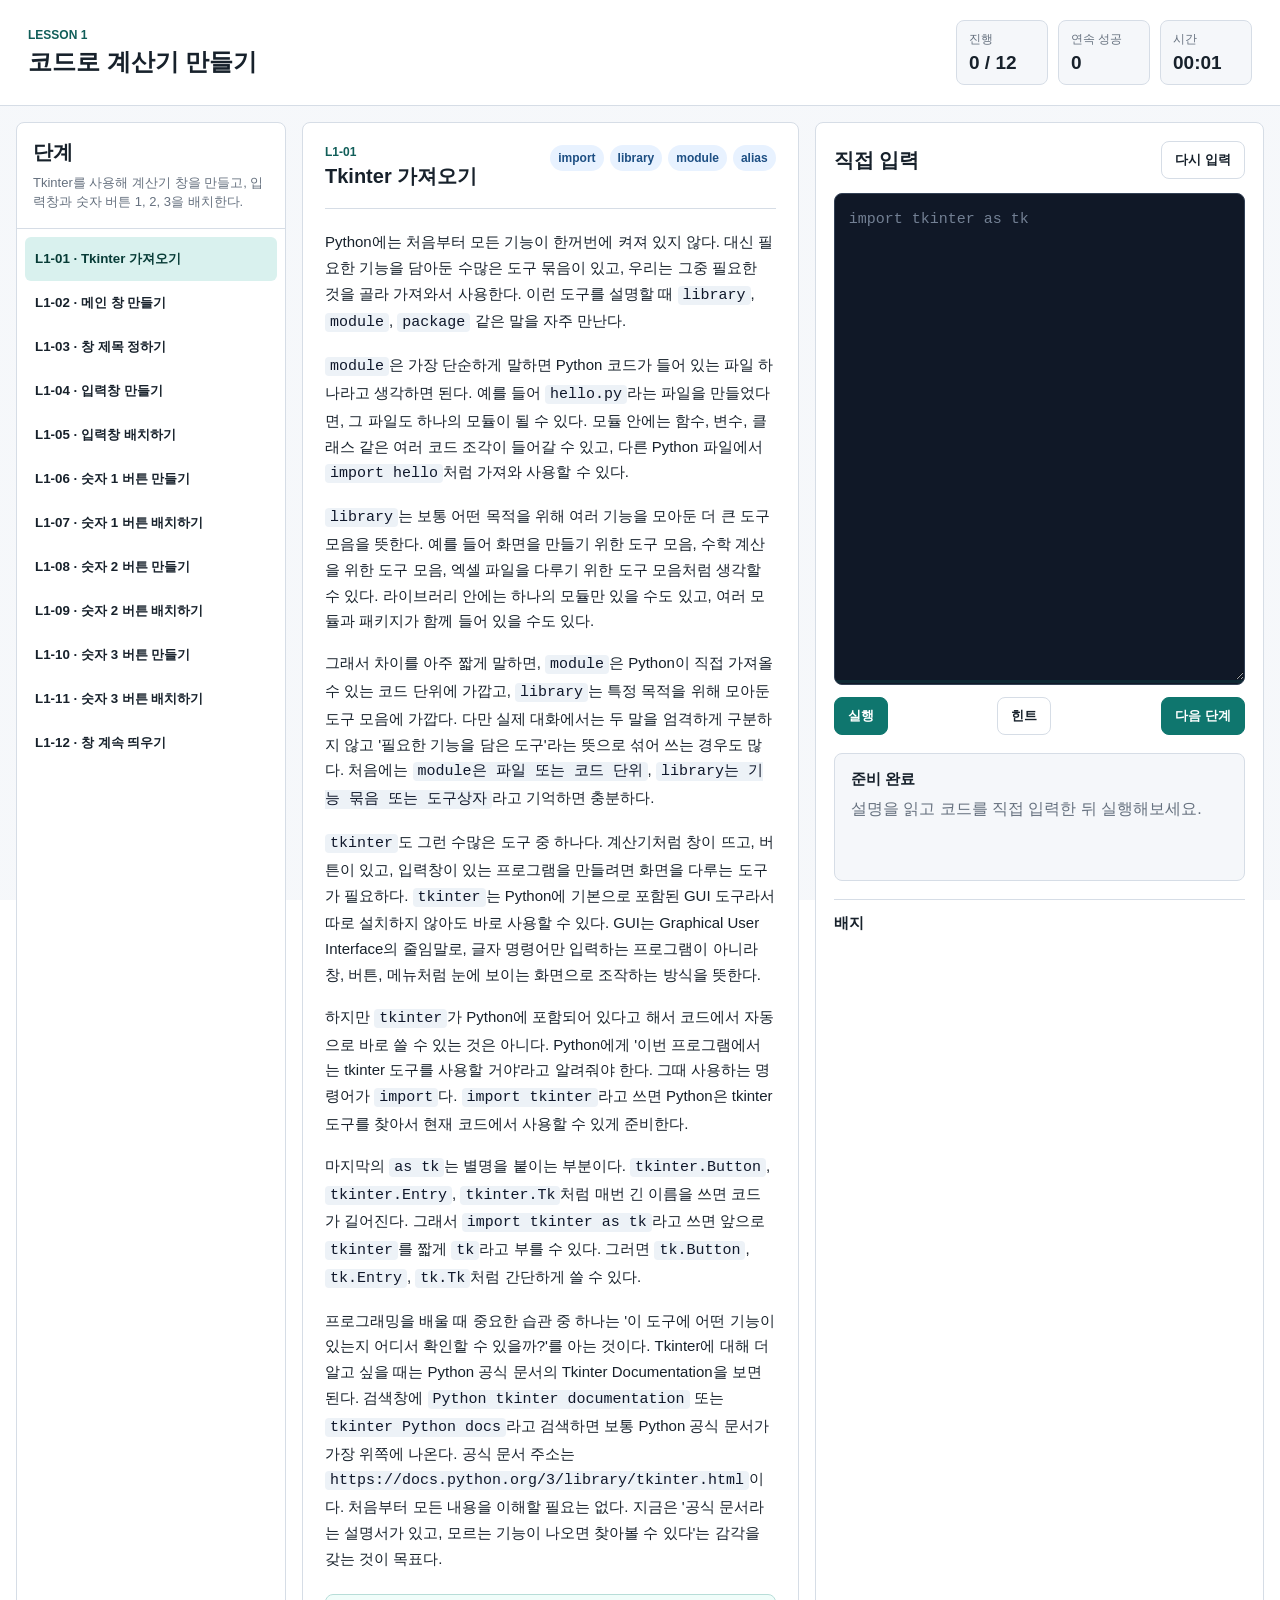
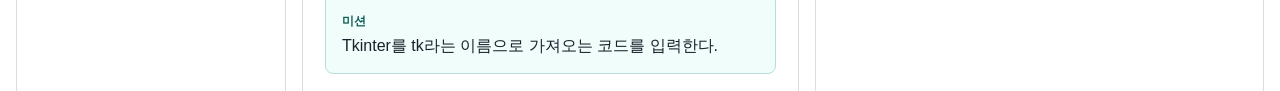
<file: [Python] Calculator/prototype.html>
<!doctype html>
<html lang="ko">
<head>
  <meta charset="utf-8">
  <meta name="viewport" content="width=device-width, initial-scale=1">
  <title>코드로 계산기 만들기</title>
  <link rel="stylesheet" href="prototype.css">
</head>
<body>
  <header class="topbar">
    <div>
      <p class="eyebrow">Lesson 1</p>
      <h1>코드로 계산기 만들기</h1>
    </div>
    <div class="stats" aria-label="학습 기록">
      <div>
        <span>진행</span>
        <strong id="progressText">0 / 0</strong>
      </div>
      <div>
        <span>연속 성공</span>
        <strong id="streakText">0</strong>
      </div>
      <div>
        <span>시간</span>
        <strong id="timerText">00:00</strong>
      </div>
    </div>
  </header>

  <main class="app-shell">
    <aside class="lesson-list" aria-label="학습 단계">
      <div class="panel-head">
        <h2>단계</h2>
        <span id="lessonGoal"></span>
      </div>
      <ol id="stepList"></ol>
    </aside>

    <section class="learning-panel">
      <div class="step-header">
        <div>
          <p class="eyebrow" id="stepId">L1-01</p>
          <h2 id="stepTitle">불러오는 중...</h2>
        </div>
        <div class="concepts" id="concepts"></div>
      </div>

      <div class="explanation" id="explanation"></div>

      <div class="mission">
        <span>미션</span>
        <p id="missionText"></p>
      </div>
    </section>

    <section class="practice-panel">
      <div class="editor-head">
        <h2>직접 입력</h2>
        <button type="button" id="resetStepBtn">다시 입력</button>
      </div>
      <div class="editor-wrap">
        <pre id="codeGhost" aria-hidden="true"></pre>
        <textarea id="codeInput" spellcheck="false" autocomplete="off" autocapitalize="off"></textarea>
      </div>
      <div class="actions">
        <button type="button" id="runBtn">실행</button>
        <button type="button" id="hintBtn">힌트</button>
        <button type="button" id="nextBtn" disabled>다음 단계</button>
      </div>

      <div class="result" id="resultBox" data-state="idle">
        <h3 id="resultTitle">준비 완료</h3>
        <p id="resultMessage">설명을 읽고 코드를 직접 입력한 뒤 실행해보세요.</p>
      </div>

      <div class="badge-box">
        <h3>배지</h3>
        <div id="badges" class="badges"></div>
      </div>
    </section>
  </main>

  <div class="completion" id="completionModal" hidden>
    <div class="completion-card">
      <p class="eyebrow">Lesson Complete</p>
      <h2>Lesson 1 완성!</h2>
      <p id="completionSummary"></p>
      <button type="button" id="closeCompletionBtn">계속 살펴보기</button>
    </div>
  </div>

  <script src="prototype.js"></script>
</body>
</html>
</file>
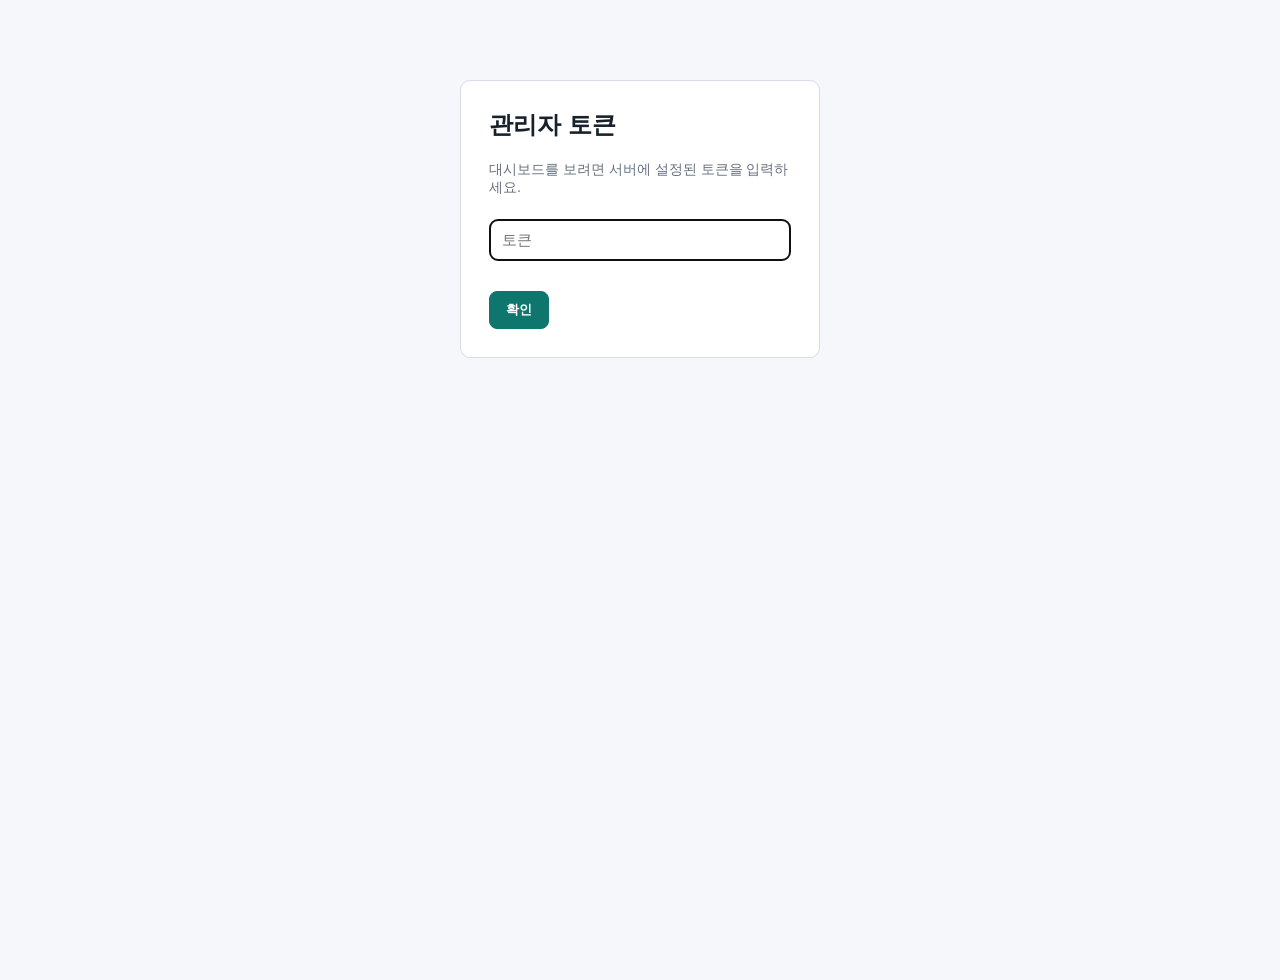
<file: Python_Lecture_01/admin.html>
<!doctype html>
<html lang="ko">
<head>
  <meta charset="utf-8">
  <meta name="viewport" content="width=device-width, initial-scale=1">
  <title>학습 현황 대시보드</title>
  <style>
    :root {
      --ink: #17212b; --muted: #66717f; --line: #d6dde6;
      --paper: #f5f7fa; --panel: #fff; --accent: #0f766e; --ok: #15803d;
    }
    * { box-sizing: border-box; }
    body {
      margin: 0; min-height: 100vh; color: var(--ink); background: var(--paper);
      font-family: "Segoe UI", "Apple SD Gothic Neo", "Malgun Gothic", sans-serif;
    }
    header {
      display: flex; align-items: center; justify-content: space-between;
      gap: 16px; padding: 16px 24px; background: var(--panel);
      border-bottom: 1px solid var(--line);
    }
    header h1 { margin: 0; font-size: 20px; }
    .refresh-note { font-size: 13px; color: var(--muted); }
    main { padding: 20px 24px; max-width: 1100px; margin: 0 auto; }

    .gate { max-width: 360px; margin: 80px auto; padding: 28px;
      background: var(--panel); border: 1px solid var(--line); border-radius: 10px; }
    .gate h2 { margin-top: 0; }
    .gate input { width: 100%; height: 42px; padding: 0 12px; margin: 8px 0 12px;
      border: 1px solid var(--line); border-radius: 8px; font-size: 15px; }
    .gate button, .reload-btn {
      border: 1px solid var(--accent); background: var(--accent); color: #fff;
      font-weight: 700; padding: 9px 16px; border-radius: 8px; cursor: pointer; }
    .gate .err { color: #b91c1c; font-size: 13px; min-height: 18px; }

    .cards { display: grid; grid-template-columns: repeat(3, 1fr); gap: 14px; margin-bottom: 18px; }
    .card { padding: 16px 18px; background: var(--panel);
      border: 1px solid var(--line); border-radius: 10px; }
    .card span { display: block; font-size: 13px; color: var(--muted); margin-bottom: 6px; }
    .card strong { font-size: 30px; }
    .card .sub { font-size: 13px; color: var(--muted); font-weight: 400; }

    .section-title { margin: 18px 0 10px; font-size: 15px; }
    .lesson-chips { display: flex; flex-wrap: wrap; gap: 8px; margin-bottom: 8px; }
    .lesson-chip { padding: 6px 12px; border-radius: 999px; background: #e8f2ff;
      color: #1d4f83; font-size: 13px; font-weight: 700; }

    table { width: 100%; border-collapse: collapse; background: var(--panel);
      border: 1px solid var(--line); border-radius: 10px; overflow: hidden; }
    th, td { padding: 10px 12px; text-align: left; font-size: 14px;
      border-bottom: 1px solid var(--line); }
    th { background: #eef2f6; font-size: 12px; color: var(--muted); text-transform: uppercase; }
    tr:last-child td { border-bottom: 0; }
    .dot { display: inline-block; width: 9px; height: 9px; border-radius: 50%;
      background: #c2c9d2; margin-right: 6px; vertical-align: middle; }
    .dot.online { background: var(--ok); box-shadow: 0 0 0 3px rgba(21,128,61,0.15); }
    .bar { position: relative; height: 8px; width: 120px; background: #e5e7eb;
      border-radius: 999px; overflow: hidden; display: inline-block; vertical-align: middle; }
    .bar > i { position: absolute; left: 0; top: 0; bottom: 0; background: var(--accent); }
    .prog-text { margin-left: 8px; font-size: 13px; color: var(--muted); }
    .empty { padding: 30px; text-align: center; color: var(--muted); }
    .logout { font-size: 13px; color: var(--muted); background: none; border: 0; cursor: pointer; text-decoration: underline; }
  </style>
</head>
<body>
  <div id="gate" class="gate" hidden>
    <h2>관리자 토큰</h2>
    <p style="color:var(--muted);font-size:14px;margin-top:0">대시보드를 보려면 서버에 설정된 토큰을 입력하세요.</p>
    <input type="password" id="tokenInput" placeholder="토큰" autocomplete="off">
    <div class="err" id="gateErr"></div>
    <button id="tokenBtn">확인</button>
  </div>

  <div id="dashboard" hidden>
    <header>
      <h1>학습 현황 대시보드</h1>
      <div>
        <span class="refresh-note" id="refreshNote">자동 새로고침 중…</span>
        <button class="logout" id="logoutBtn">토큰 변경</button>
      </div>
    </header>
    <main>
      <div class="cards">
        <div class="card"><span>총 사용자</span><strong id="totalUsers">0</strong></div>
        <div class="card"><span>현재 접속 중</span><strong id="activeUsers">0</strong>
          <div class="sub" id="activeNote"></div></div>
        <div class="card"><span>완료한 레슨 합계</span><strong id="lessonsDone">0</strong></div>
      </div>

      <div class="section-title">레슨별 인원 (현재 위치 기준)</div>
      <div class="lesson-chips" id="lessonChips"></div>

      <div class="section-title">사용자 목록</div>
      <table>
        <thead>
          <tr>
            <th>상태</th><th>이름</th><th>이메일</th><th>현재 레슨</th>
            <th>진도</th><th>완료 레슨</th><th>마지막 활동</th>
          </tr>
        </thead>
        <tbody id="userRows"></tbody>
      </table>
      <div class="empty" id="emptyMsg" hidden>아직 접속한 사용자가 없습니다.</div>
    </main>
  </div>

  <script src="admin.js"></script>
</body>
</html>
</file>
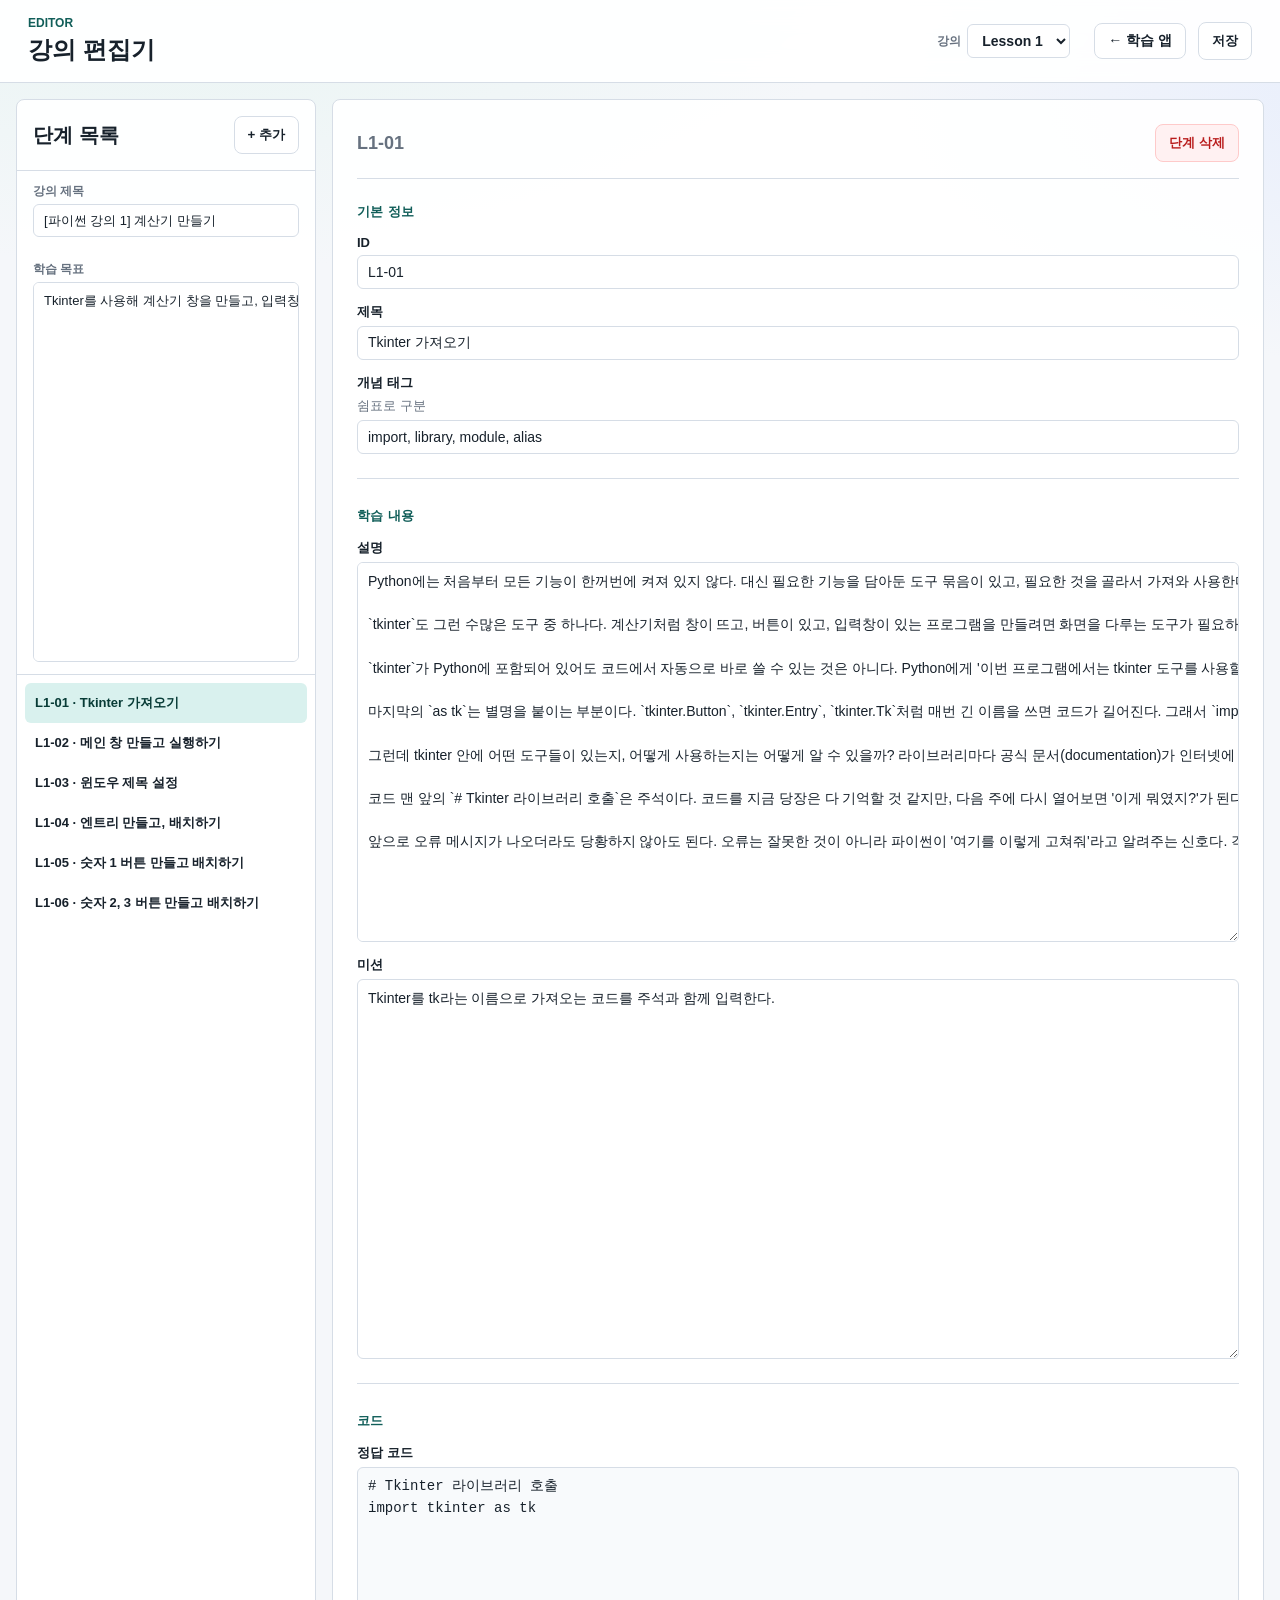
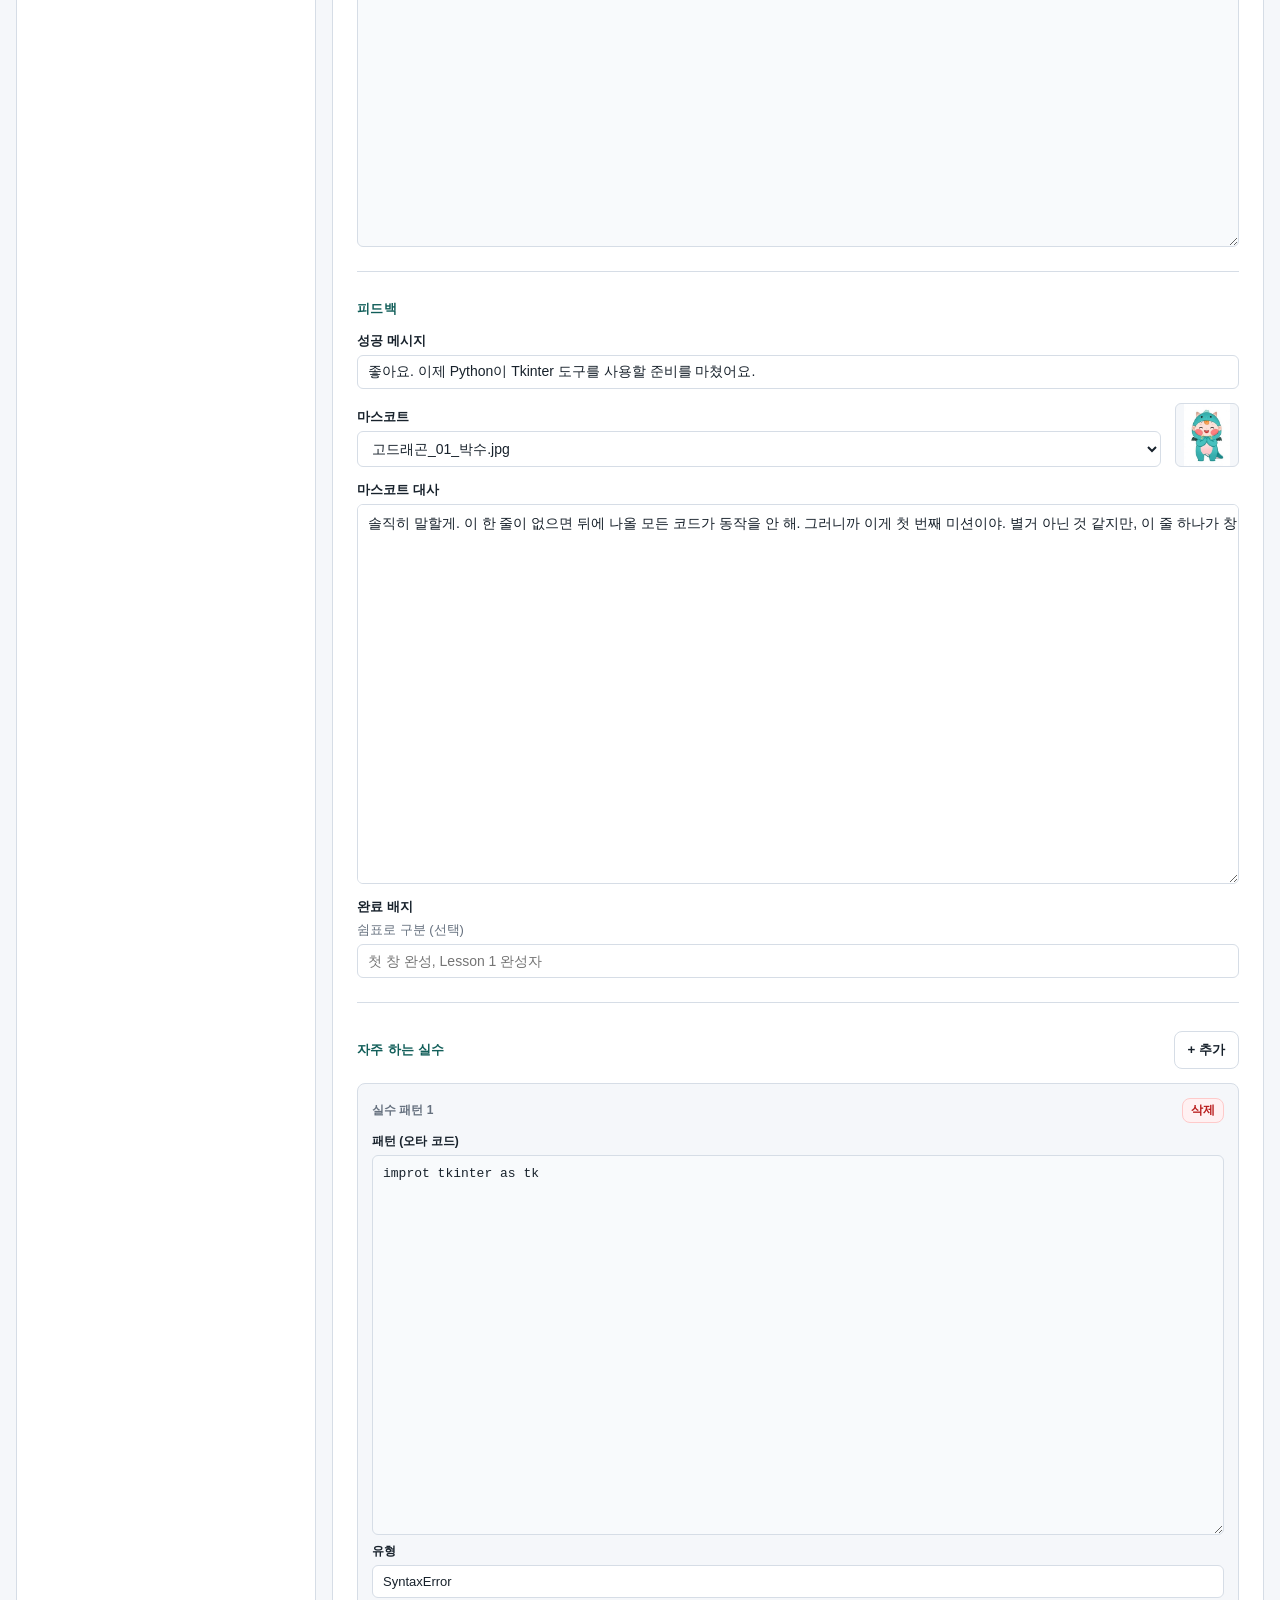
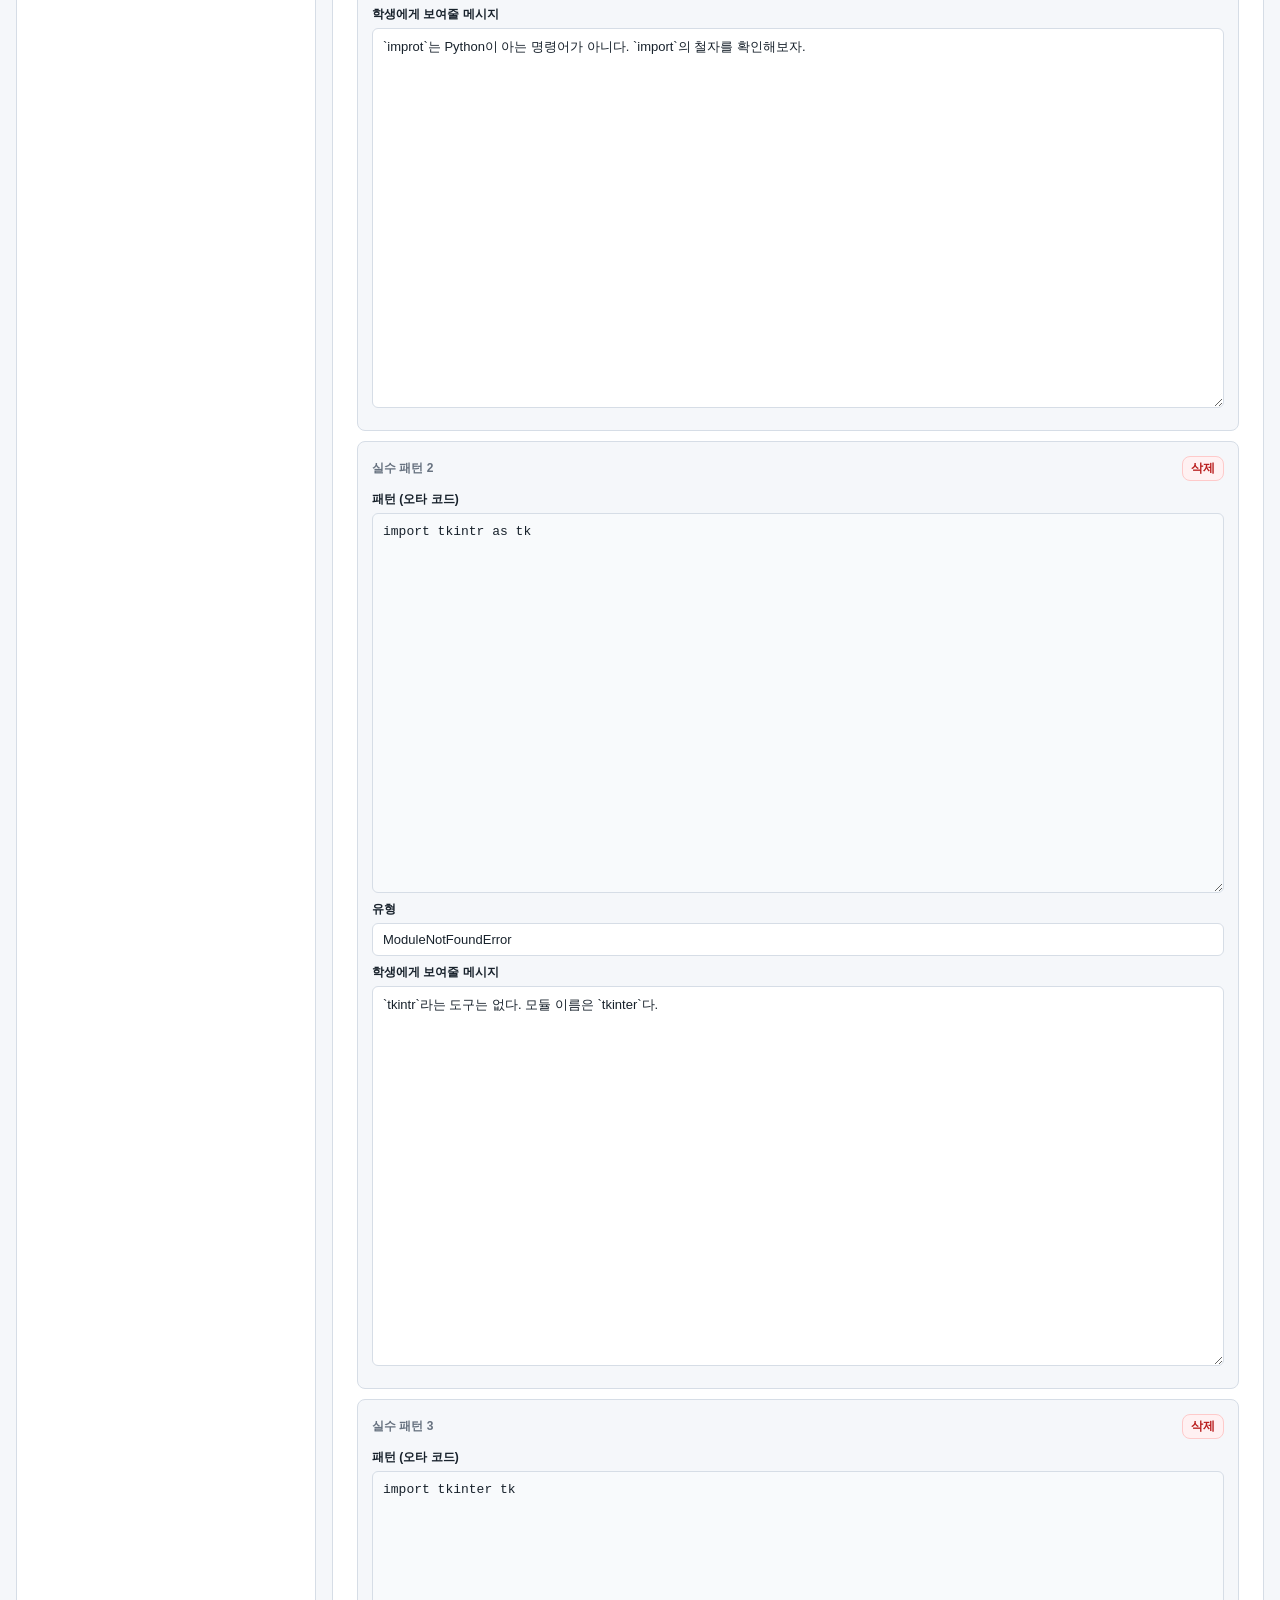
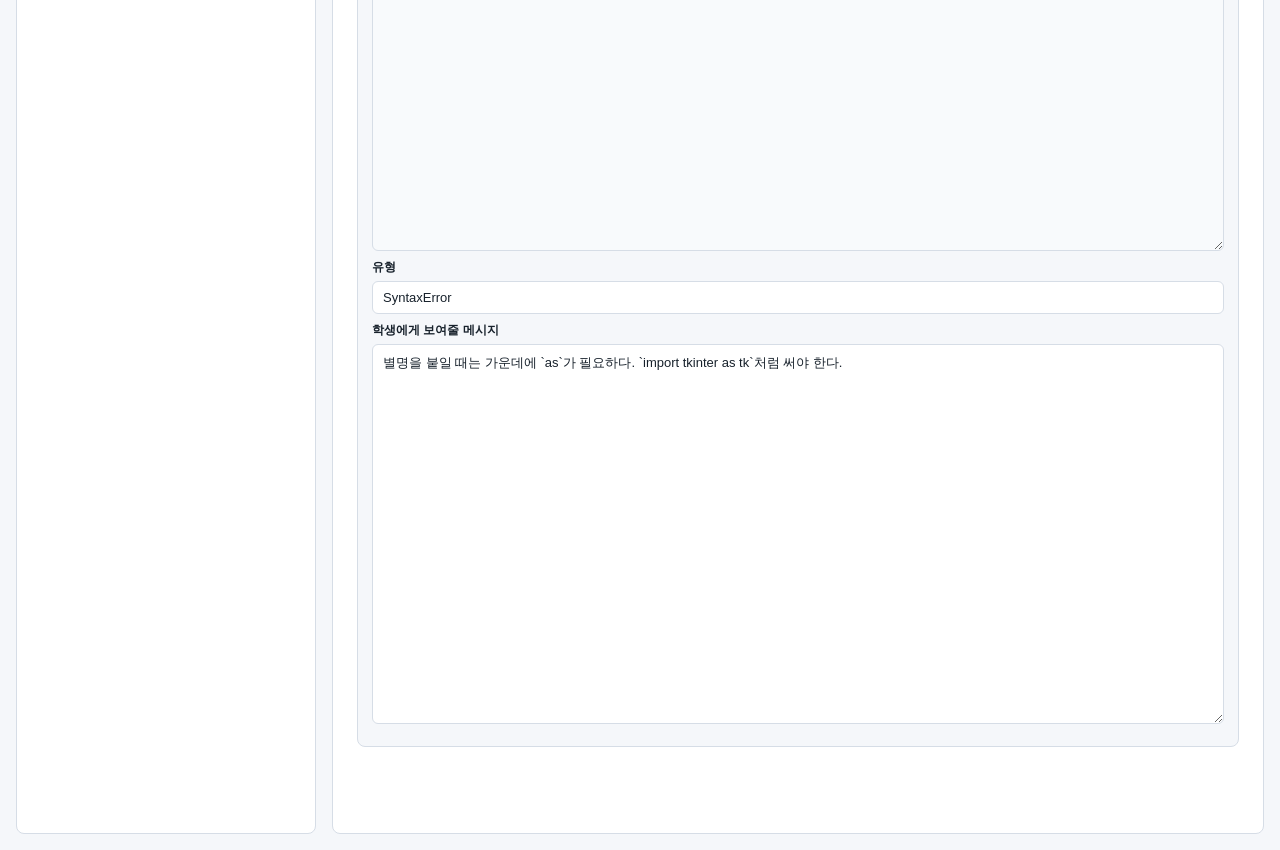
<file: Python_Lecture_01/editor.html>
<!doctype html>
<html lang="ko">
<head>
  <meta charset="utf-8">
  <meta name="viewport" content="width=device-width, initial-scale=1">
  <title>강의 편집기</title>
  <link rel="stylesheet" href="lec_calc.css">
  <link rel="stylesheet" href="editor.css">
</head>
<body>
  <header class="topbar">
    <div>
      <p class="eyebrow">Editor</p>
      <h1>강의 편집기</h1>
    </div>
    <div class="editor-header-actions">
      <label class="lesson-select-label">강의
        <select id="lessonSelect">
          <option value="1">Lesson 1</option>
          <option value="2">Lesson 2</option>
          <option value="3">Lesson 3</option>
          <option value="4">Lesson 4</option>
        </select>
      </label>
      <span id="saveStatus"></span>
      <a href="lec_calc.html" class="back-link">← 학습 앱</a>
      <button type="button" id="saveBtn">저장</button>
    </div>
  </header>

  <main class="editor-shell">
    <aside class="editor-nav">
      <div class="panel-head">
        <h2>단계 목록</h2>
        <button type="button" id="addStepBtn">+ 추가</button>
      </div>

      <div class="lesson-meta-fields">
        <label>강의 제목
          <input type="text" id="fCourseTitle">
        </label>
        <label>학습 목표
          <textarea id="fLessonGoal" rows="2"></textarea>
        </label>
      </div>

      <ol id="stepList"></ol>
    </aside>

    <section class="editor-form-panel" id="editorPanel">
      <div class="empty-state">단계를 선택하면 여기서 편집할 수 있어요.</div>

      <form id="stepForm" hidden>
        <div class="form-topbar">
          <h2 id="formStepId"></h2>
          <button type="button" id="deleteStepBtn" class="danger-btn">단계 삭제</button>
        </div>

        <div class="form-section">
          <h3>기본 정보</h3>
          <label>ID
            <input type="text" id="fId">
          </label>
          <label>제목
            <input type="text" id="fTitle">
          </label>
          <label>개념 태그 <span class="field-hint">쉼표로 구분</span>
            <input type="text" id="fConcepts" placeholder="import, module, alias">
          </label>
        </div>

        <div class="form-section">
          <h3>학습 내용</h3>
          <label>설명
            <textarea id="fExplanation" class="auto-resize" rows="5"></textarea>
          </label>
          <label>미션
            <textarea id="fMission" class="auto-resize" rows="2"></textarea>
          </label>
        </div>

        <div class="form-section">
          <h3>코드</h3>
          <label>정답 코드
            <textarea id="fExpectedCode" class="code-textarea auto-resize" rows="2" spellcheck="false"></textarea>
          </label>
        </div>

        <div class="form-section">
          <h3>피드백</h3>
          <label>성공 메시지
            <input type="text" id="fSuccessMessage">
          </label>
          <div class="mascot-row">
            <label class="mascot-select-label">마스코트
              <select id="fMascot">
                <option value="">없음</option>
                <option value="mascot/고드래곤_00_기본.jpg">고드래곤_00_기본.jpg</option>
                <option value="mascot/고드래곤_01_박수.jpg">고드래곤_01_박수.jpg</option>
                <option value="mascot/고드래곤_02_팔짱.jpg">고드래곤_02_팔짱.jpg</option>
                <option value="mascot/고드래곤_03_울음.jpg">고드래곤_03_울음.jpg</option>
                <option value="mascot/고드래곤_04_의문.jpg">고드래곤_04_의문.jpg</option>
                <option value="mascot/고드래곤_05_놀람.jpg">고드래곤_05_놀람.jpg</option>
                <option value="mascot/고드래곤_06_훗.jpg">고드래곤_06_훗.jpg</option>
                <option value="mascot/고드래곤_07_공포.jpg">고드래곤_07_공포.jpg</option>
                <option value="mascot/고드래곤_08_안녕.jpg">고드래곤_08_안녕.jpg</option>
                <option value="mascot/고드래곤_09_아하.jpg">고드래곤_09_아하.jpg</option>
                <option value="mascot/고드래곤_10_하품.jpg">고드래곤_10_하품.jpg</option>
                <option value="mascot/고드래곤_11_따봉.jpg">고드래곤_11_따봉.jpg</option>
                <option value="mascot/기본버전_01_넵.png">기본버전_01_넵.png</option>
                <option value="mascot/기본버전_02_감사.png">기본버전_02_감사.png</option>
                <option value="mascot/기본버전_03_안녕.png">기본버전_03_안녕.png</option>
                <option value="mascot/기본버전_04_축하.png">기본버전_04_축하.png</option>
                <option value="mascot/기본버전_05_알겠습.png">기본버전_05_알겠습.png</option>
                <option value="mascot/기본버전_06_전화.png">기본버전_06_전화.png</option>
                <option value="mascot/기본버전_07_안녕히.png">기본버전_07_안녕히.png</option>
                <option value="mascot/기본버전_08_또만나.png">기본버전_08_또만나.png</option>
                <option value="mascot/기본버전_09_좋은아침.png">기본버전_09_좋은아침.png</option>
                <option value="mascot/기본버전_10_커피.png">기본버전_10_커피.png</option>
                <option value="mascot/기본버전_11_즐퇴.png">기본버전_11_즐퇴.png</option>
                <option value="mascot/기본버전_12_안녕.png">기본버전_12_안녕.png</option>
                <option value="mascot/기본버전_13_바이.png">기본버전_13_바이.png</option>
                <option value="mascot/기본버전_14_졸려.png">기본버전_14_졸려.png</option>
                <option value="mascot/기본버전_15_배고파.png">기본버전_15_배고파.png</option>
                <option value="mascot/기본버전_16_화이팅.png">기본버전_16_화이팅.png</option>
              </select>
            </label>
            <img id="mascotPreview" src="" alt="" class="mascot-preview">
          </div>
          <label>마스코트 대사
            <textarea id="fMascotSpeech" class="auto-resize" rows="2"></textarea>
          </label>
          <label>완료 배지 <span class="field-hint">쉼표로 구분 (선택)</span>
            <input type="text" id="fCompletionBadges" placeholder="첫 창 완성, Lesson 1 완성자">
          </label>
        </div>

        <div class="form-section">
          <div class="section-head">
            <h3>자주 하는 실수</h3>
            <button type="button" id="addErrorBtn">+ 추가</button>
          </div>
          <div id="errorList"></div>
        </div>
      </form>
    </section>
  </main>

  <script src="editor.js"></script>
</body>
</html>
</file>
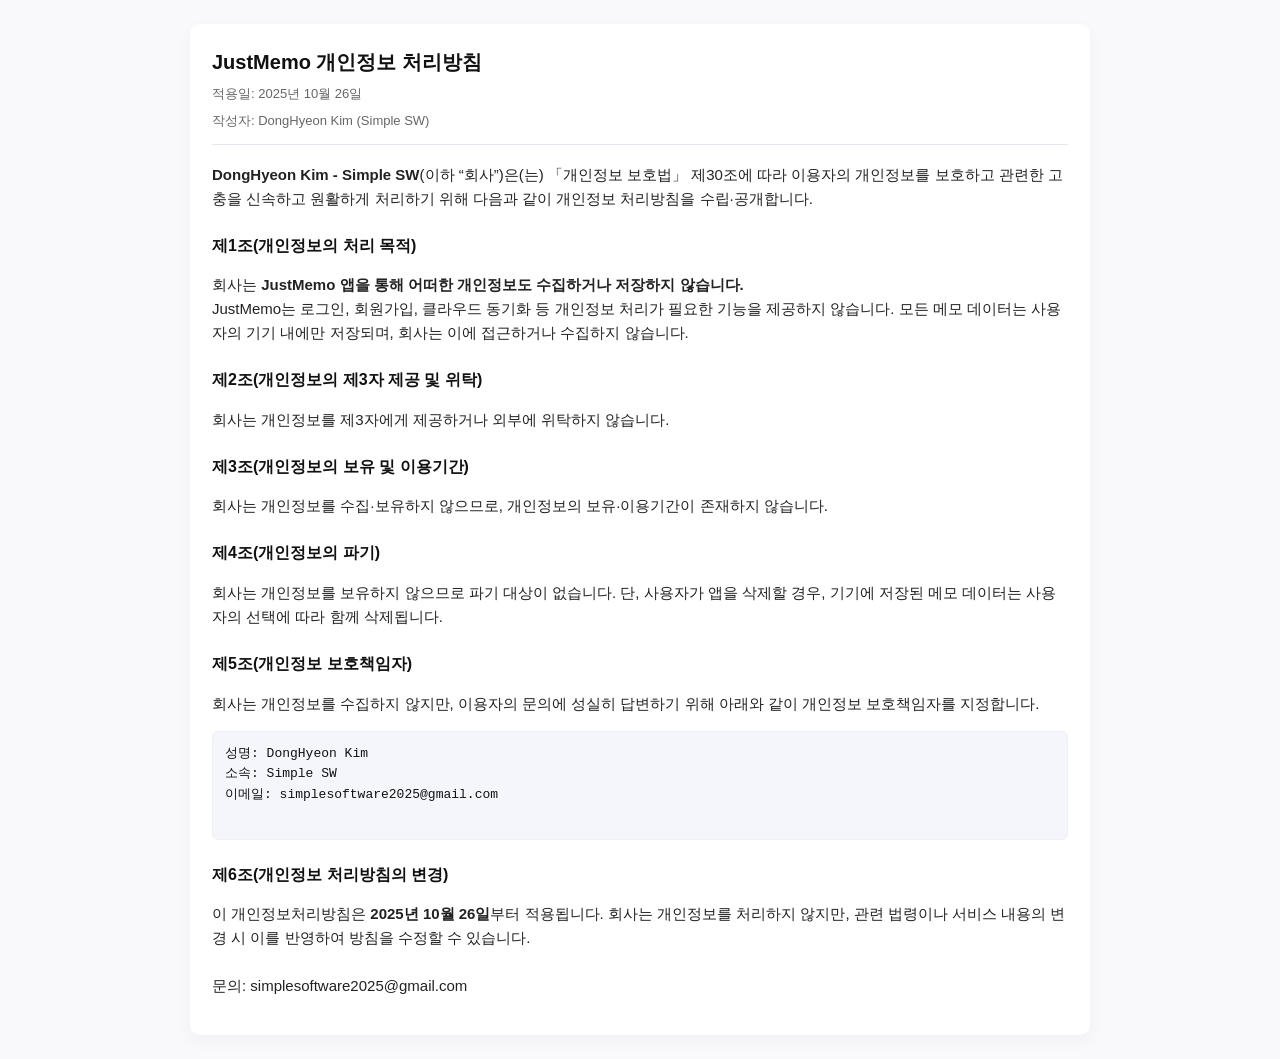
<file: [Dart] JustMemo/web/just_memo_privacy_policy.html>
<!doctype html>
<html lang="ko">
<head>
  <meta charset="utf-8">
  <meta name="viewport" content="width=device-width,initial-scale=1">
  <title>JustMemo 개인정보 처리방침</title>
  <style>
    body{font-family: -apple-system, BlinkMacSystemFont, "Segoe UI", Roboto, "Helvetica Neue", Arial;line-height:1.6;color:#111;padding:24px;max-width:900px;margin:0 auto;background:#f9f9fb}
    header{border-bottom:1px solid #e6e6ee;padding-bottom:12px;margin-bottom:18px}
    h1{font-size:20px;margin:0}
    h2{font-size:16px;margin-top:22px}
    p, li{font-size:15px;color:#222}
    .meta{color:#666;font-size:13px;margin-top:6px}
    .container{background:#fff;padding:22px;border-radius:10px;box-shadow:0 6px 18px rgba(19,22,40,0.04)}
    footer{margin-top:24px;color:#666;font-size:13px}
    pre{white-space:pre-wrap;background:#f4f6fb;padding:12px;border-radius:6px;border:1px solid #eef0f8}
  </style>
</head>
<body>
  <div class="container">
    <header>
      <h1>JustMemo 개인정보 처리방침</h1>
      <div class="meta">적용일: 2025년 10월 26일</div>
      <div class="meta">작성자: DongHyeon Kim (Simple SW)</div>
    </header>

    <section>
      <p><strong>DongHyeon Kim - Simple SW</strong>(이하 “회사”)은(는) 「개인정보 보호법」 제30조에 따라 이용자의 개인정보를 보호하고 관련한 고충을 신속하고 원활하게 처리하기 위해 다음과 같이 개인정보 처리방침을 수립·공개합니다.</p>
    </section>

    <h2>제1조(개인정보의 처리 목적)</h2>
    <p>회사는 <strong>JustMemo 앱을 통해 어떠한 개인정보도 수집하거나 저장하지 않습니다.</strong><br>
    JustMemo는 로그인, 회원가입, 클라우드 동기화 등 개인정보 처리가 필요한 기능을 제공하지 않습니다. 모든 메모 데이터는 사용자의 기기 내에만 저장되며, 회사는 이에 접근하거나 수집하지 않습니다.</p>

    <h2>제2조(개인정보의 제3자 제공 및 위탁)</h2>
    <p>회사는 개인정보를 제3자에게 제공하거나 외부에 위탁하지 않습니다.</p>

    <h2>제3조(개인정보의 보유 및 이용기간)</h2>
    <p>회사는 개인정보를 수집·보유하지 않으므로, 개인정보의 보유·이용기간이 존재하지 않습니다.</p>

    <h2>제4조(개인정보의 파기)</h2>
    <p>회사는 개인정보를 보유하지 않으므로 파기 대상이 없습니다. 단, 사용자가 앱을 삭제할 경우, 기기에 저장된 메모 데이터는 사용자의 선택에 따라 함께 삭제됩니다.</p>

    <h2>제5조(개인정보 보호책임자)</h2>
    <p>회사는 개인정보를 수집하지 않지만, 이용자의 문의에 성실히 답변하기 위해 아래와 같이 개인정보 보호책임자를 지정합니다.</p>
    <pre>
성명: DongHyeon Kim
소속: Simple SW
이메일: simplesoftware2025@gmail.com
    </pre>

    <h2>제6조(개인정보 처리방침의 변경)</h2>
    <p>이 개인정보처리방침은 <strong>2025년 10월 26일</strong>부터 적용됩니다. 회사는 개인정보를 처리하지 않지만, 관련 법령이나 서비스 내용의 변경 시 이를 반영하여 방침을 수정할 수 있습니다.</p>

    <footer>
      <p>문의: simplesoftware2025@gmail.com</p>
    </footer>
  </div>
</body>
</html>
</file>
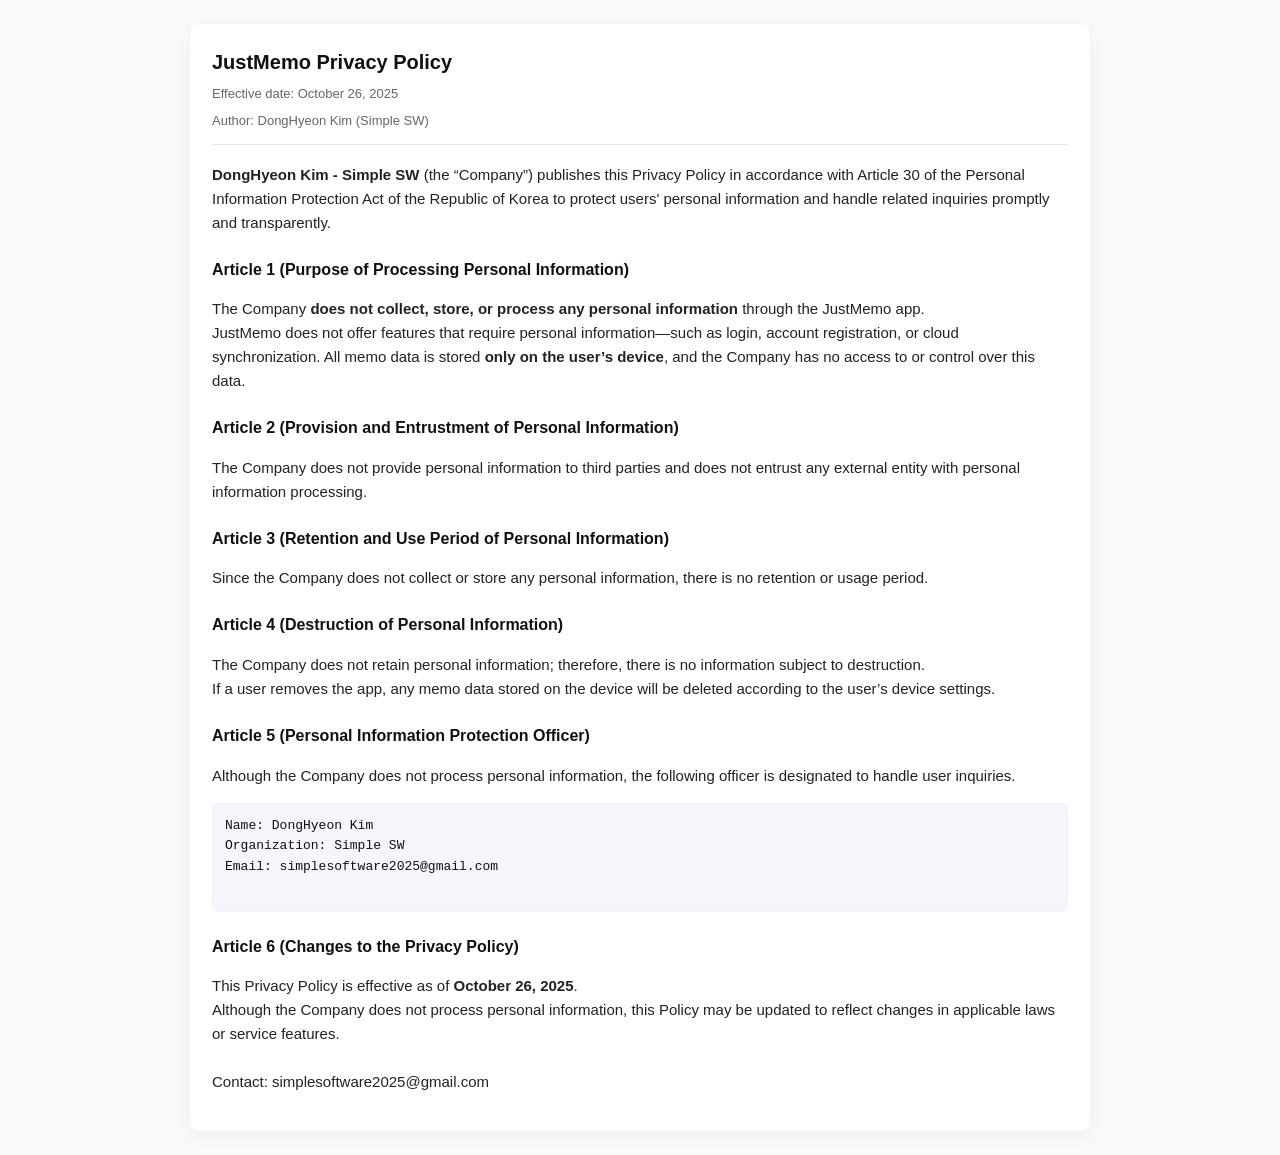
<file: [Dart] JustMemo/web/just_memo_privacy_policy_en.html>
<!doctype html>
<html lang="en">
<head>
  <meta charset="utf-8">
  <meta name="viewport" content="width=device-width,initial-scale=1">
  <title>JustMemo Privacy Policy</title>
  <style>
    body{font-family: -apple-system, BlinkMacSystemFont, "Segoe UI", Roboto, "Helvetica Neue", Arial;line-height:1.6;color:#111;padding:24px;max-width:900px;margin:0 auto;background:#f9f9fb}
    header{border-bottom:1px solid #e6e6ee;padding-bottom:12px;margin-bottom:18px}
    h1{font-size:20px;margin:0}
    h2{font-size:16px;margin-top:22px}
    p, li{font-size:15px;color:#222}
    .meta{color:#666;font-size:13px;margin-top:6px}
    .container{background:#fff;padding:22px;border-radius:10px;box-shadow:0 6px 18px rgba(19,22,40,0.04)}
    footer{margin-top:24px;color:#666;font-size:13px}
    pre{white-space:pre-wrap;background:#f4f6fb;padding:12px;border-radius:6px;border:1px solid #eef0f8}
  </style>
</head>
<body>
  <div class="container">
    <header>
      <h1>JustMemo Privacy Policy</h1>
      <div class="meta">Effective date: October 26, 2025</div>
      <div class="meta">Author: DongHyeon Kim (Simple SW)</div>
    </header>

    <section>
      <p><strong>DongHyeon Kim - Simple SW</strong> (the “Company”) publishes this Privacy Policy in accordance with Article 30 of the Personal Information Protection Act of the Republic of Korea to protect users' personal information and handle related inquiries promptly and transparently.</p>
    </section>

    <h2>Article 1 (Purpose of Processing Personal Information)</h2>
    <p>The Company <strong>does not collect, store, or process any personal information</strong> through the JustMemo app.<br>
    JustMemo does not offer features that require personal information—such as login, account registration, or cloud synchronization. All memo data is stored <strong>only on the user’s device</strong>, and the Company has no access to or control over this data.</p>

    <h2>Article 2 (Provision and Entrustment of Personal Information)</h2>
    <p>The Company does not provide personal information to third parties and does not entrust any external entity with personal information processing.</p>

    <h2>Article 3 (Retention and Use Period of Personal Information)</h2>
    <p>Since the Company does not collect or store any personal information, there is no retention or usage period.</p>

    <h2>Article 4 (Destruction of Personal Information)</h2>
    <p>The Company does not retain personal information; therefore, there is no information subject to destruction.<br>
    If a user removes the app, any memo data stored on the device will be deleted according to the user’s device settings.</p>

    <h2>Article 5 (Personal Information Protection Officer)</h2>
    <p>Although the Company does not process personal information, the following officer is designated to handle user inquiries.</p>
    <pre>
Name: DongHyeon Kim
Organization: Simple SW
Email: simplesoftware2025@gmail.com
    </pre>

    <h2>Article 6 (Changes to the Privacy Policy)</h2>
    <p>This Privacy Policy is effective as of <strong>October 26, 2025</strong>.<br>
    Although the Company does not process personal information, this Policy may be updated to reflect changes in applicable laws or service features.</p>

    <footer>
      <p>Contact: simplesoftware2025@gmail.com</p>
    </footer>
  </div>
</body>
</html>
</file>
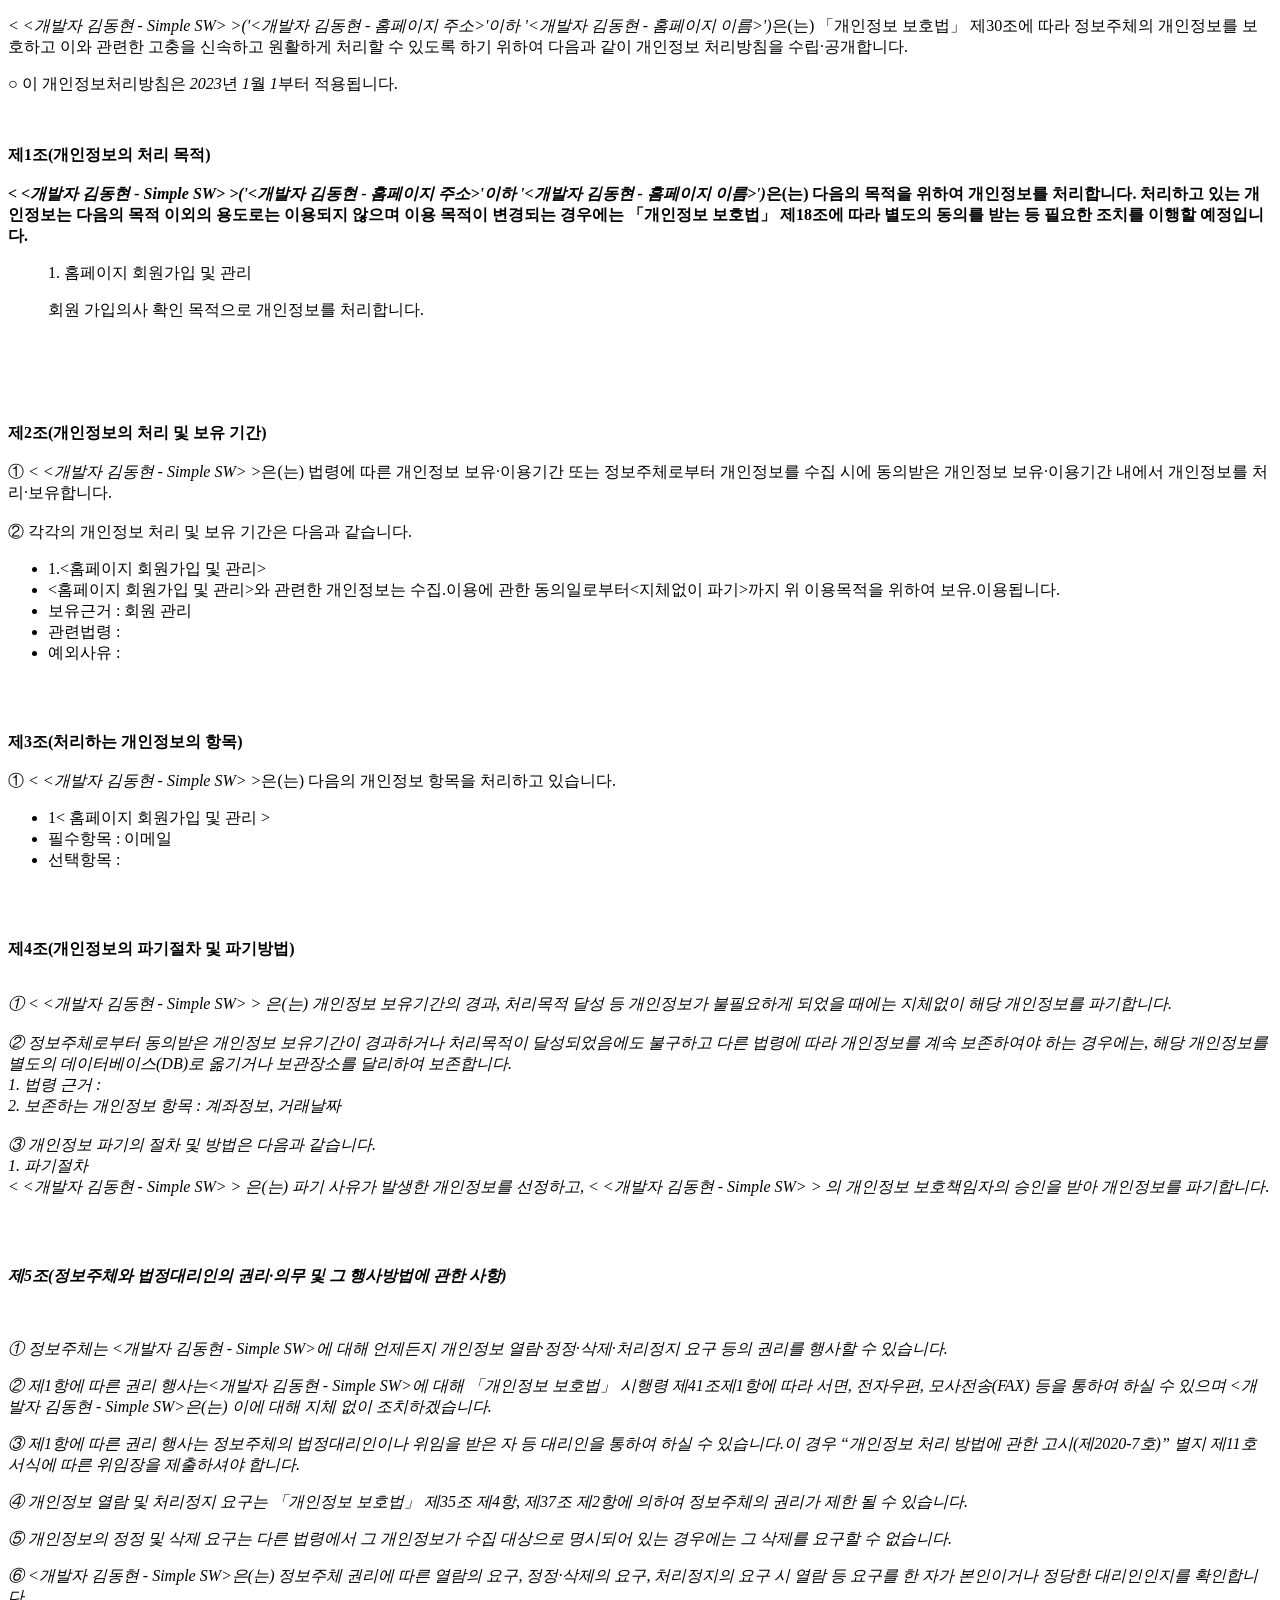
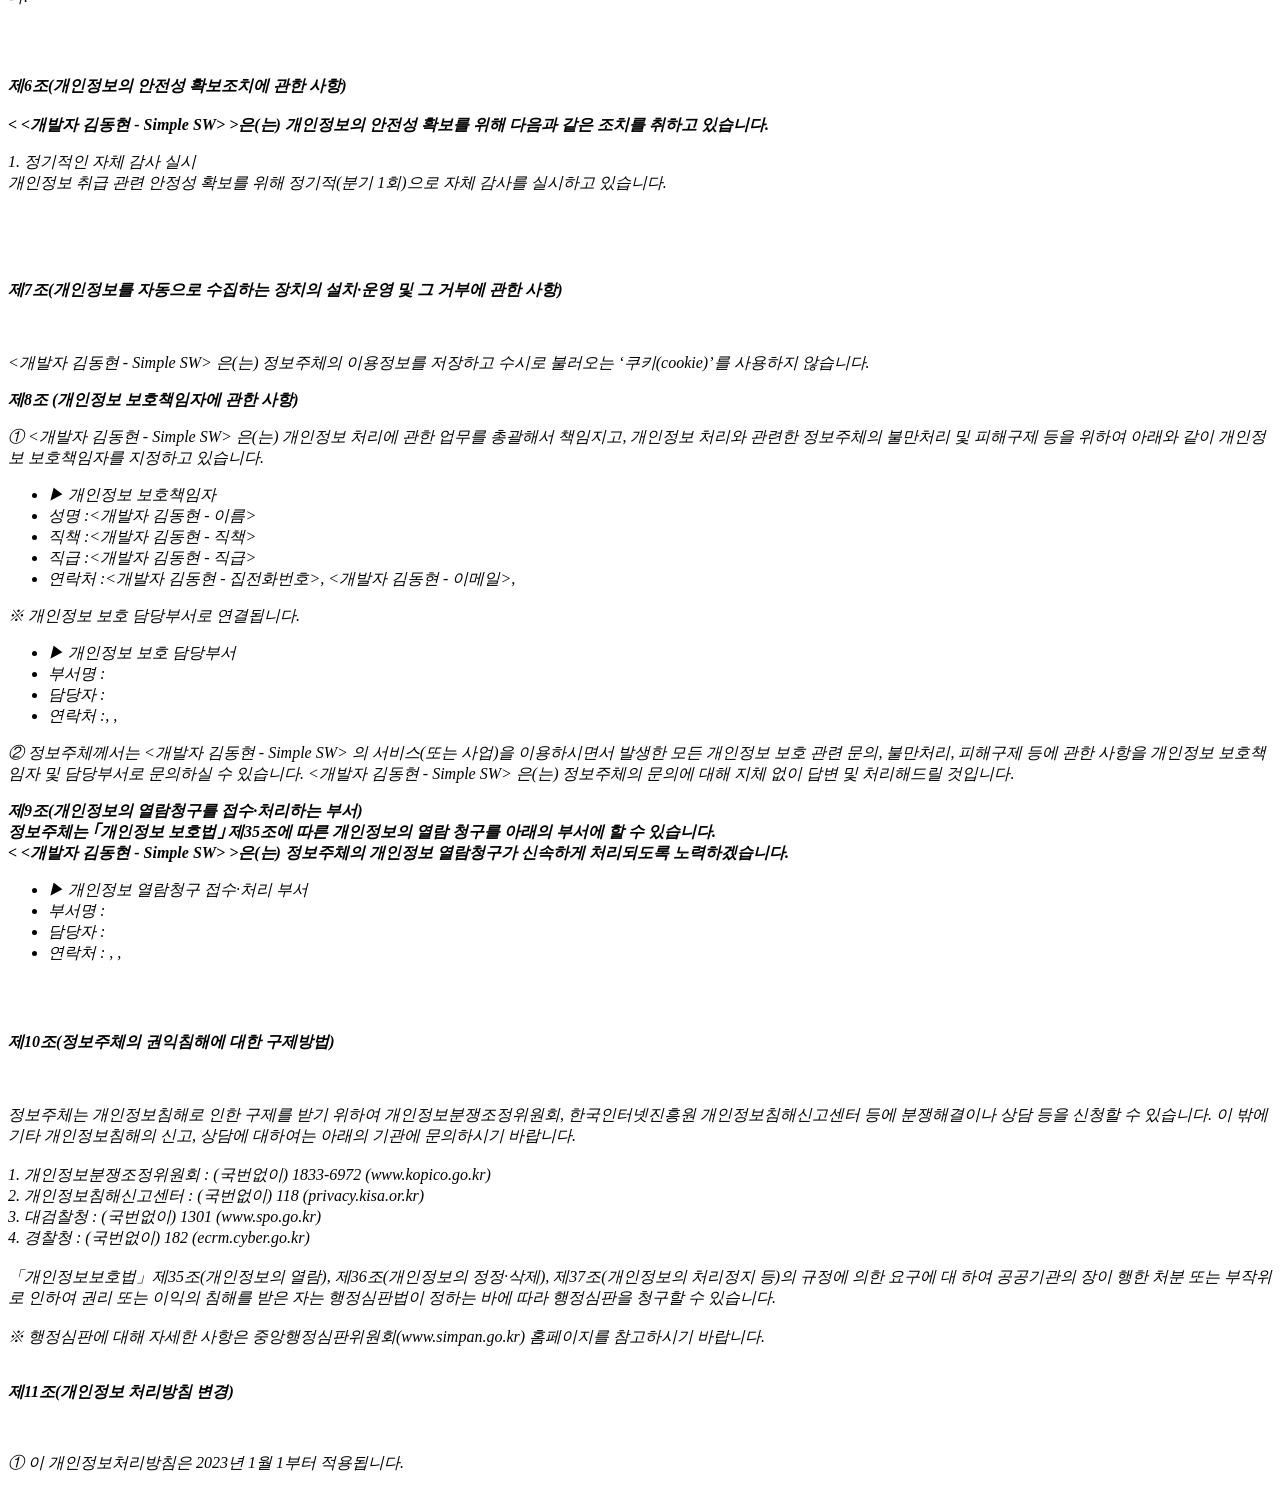
<file: [Dart] JustMemo/web/개인정보처리방침.html>
<!DOCTYPE html PUBLIC "-//W3C//DTD XHTML 1.0 Transitional//EN" "http://www.w3.org/TR/xhtml1/DTD/xhtml1-transitional.dtd">
<html xmlns="http://www.w3.org/1999/xhtml" xml:lang="ko" lang="ko">
<head>
<meta http-equiv="Content-Type" content="text/html; charset=UTF-8">


<title>개인정보처리방침</title>
</head>
<body>
	<p> <p class="ls2 lh6 bs5 ts4"><em class="emphasis">< <개발자 김동현 - Simple SW> >('<개발자 김동현 - 홈페이지 주소>'이하 '<개발자 김동현 - 홈페이지 이름>')</em>은(는) 「개인정보 보호법」 제30조에 따라 정보주체의 개인정보를 보호하고 이와 관련한 고충을 신속하고 원활하게 처리할 수 있도록 하기 위하여 다음과 같이 개인정보 처리방침을 수립·공개합니다.</p><p class="ls2">○ 이 개인정보처리방침은 <em class="emphasis">2023</em>년 <em class="emphasis">1</em>월 <em class="emphasis">1</em>부터 적용됩니다.</p></br><p class='lh6 bs4'><strong>제1조(개인정보의 처리 목적)<br/><br/><em class="emphasis">< <개발자 김동현 - Simple SW> >('<개발자 김동현 - 홈페이지 주소>'이하  '<개발자 김동현 - 홈페이지 이름>')</em>은(는) 다음의 목적을 위하여 개인정보를 처리합니다. 처리하고 있는 개인정보는 다음의 목적 이외의 용도로는 이용되지 않으며 이용 목적이 변경되는 경우에는 「개인정보 보호법」 제18조에 따라 별도의 동의를 받는 등 필요한 조치를 이행할 예정입니다.</strong></p><ul class="list_indent2 mgt10"><p class="ls2">1. 홈페이지 회원가입 및 관리</p><p class="ls2">회원 가입의사 확인 목적으로 개인정보를 처리합니다.</p></br></ul></br></br><p class='lh6 bs4'><strong>제2조(개인정보의 처리 및 보유 기간)</strong></br></br>① <em class="emphasis">< <개발자 김동현 - Simple SW> ></em>은(는) 법령에 따른 개인정보 보유·이용기간 또는 정보주체로부터 개인정보를 수집 시에 동의받은 개인정보 보유·이용기간 내에서 개인정보를 처리·보유합니다.</br></br>② 각각의 개인정보 처리 및 보유 기간은 다음과 같습니다.</p><ul class='list_indent2 mgt10'><li class='tt'>1.<홈페이지 회원가입 및 관리></li><li class='tt'><홈페이지 회원가입 및 관리>와 관련한 개인정보는 수집.이용에 관한 동의일로부터<지체없이 파기>까지 위 이용목적을 위하여 보유.이용됩니다.</li><li>보유근거 : 회원 관리</li><li>관련법령 : </li><li>예외사유 : </li></ul></br></br><p class='lh6 bs4'><strong>제3조(처리하는 개인정보의 항목) </strong></br></br> ① <em class="emphasis">< <개발자 김동현 - Simple SW> ></em>은(는) 다음의 개인정보 항목을 처리하고 있습니다.</p><ul class='list_indent2 mgt10'><li class='tt'>1< 홈페이지 회원가입 및 관리 ></li><li>필수항목 : 이메일</li><li>선택항목 : </li></ul></br></br><p class='lh6 bs4'><strong>제4조(개인정보의 파기절차 및 파기방법)<em class="emphasis"></strong></p><p class='ls2'></br>① < <개발자 김동현 - Simple SW> > 은(는) 개인정보 보유기간의 경과, 처리목적 달성 등 개인정보가 불필요하게 되었을 때에는 지체없이 해당 개인정보를 파기합니다.</br></br>② 정보주체로부터 동의받은 개인정보 보유기간이 경과하거나 처리목적이 달성되었음에도 불구하고 다른 법령에 따라 개인정보를 계속 보존하여야 하는 경우에는, 해당 개인정보를 별도의 데이터베이스(DB)로 옮기거나 보관장소를 달리하여 보존합니다.</br>1. 법령 근거 :</br>2. 보존하는 개인정보 항목 : 계좌정보, 거래날짜</br></br>③ 개인정보 파기의 절차 및 방법은 다음과 같습니다.</br>1. 파기절차</br> < <개발자 김동현 - Simple SW> > 은(는) 파기 사유가 발생한 개인정보를 선정하고, < <개발자 김동현 - Simple SW> > 의 개인정보 보호책임자의 승인을 받아 개인정보를 파기합니다.</br></p><p class='sub_p mgt10'></p><br/><br/><p class="lh6 bs4"><strong>제5조(정보주체와 법정대리인의 권리·의무 및 그 행사방법에 관한 사항)</strong></p><p class="ls2"><br/><br/>① 정보주체는 <개발자 김동현 - Simple SW>에 대해 언제든지 개인정보 열람·정정·삭제·처리정지 요구 등의 권리를 행사할 수 있습니다.</p><p class='sub_p'>② 제1항에 따른 권리 행사는<개발자 김동현 - Simple SW>에 대해 「개인정보 보호법」 시행령 제41조제1항에 따라 서면, 전자우편, 모사전송(FAX) 등을 통하여 하실 수 있으며 <개발자 김동현 - Simple SW>은(는) 이에 대해 지체 없이 조치하겠습니다.</p><p class='sub_p'>③ 제1항에 따른 권리 행사는 정보주체의 법정대리인이나 위임을 받은 자 등 대리인을 통하여 하실 수 있습니다.이 경우 “개인정보 처리 방법에 관한 고시(제2020-7호)” 별지 제11호 서식에 따른 위임장을 제출하셔야 합니다.</p><p class='sub_p'>④ 개인정보 열람 및 처리정지 요구는  「개인정보 보호법」  제35조 제4항, 제37조 제2항에 의하여 정보주체의 권리가 제한 될 수 있습니다.</p><p class='sub_p'>⑤ 개인정보의 정정 및 삭제 요구는 다른 법령에서 그 개인정보가 수집 대상으로 명시되어 있는 경우에는 그 삭제를 요구할 수 없습니다.</p><p class='sub_p'>⑥ <개발자 김동현 - Simple SW>은(는) 정보주체 권리에 따른 열람의 요구, 정정·삭제의 요구, 처리정지의 요구 시 열람 등 요구를 한 자가 본인이거나 정당한 대리인인지를 확인합니다.</p></br></br><p class='lh6 bs4'><strong>제6조(개인정보의 안전성 확보조치에 관한 사항)<em class="emphasis"></br></br>< <개발자 김동현 - Simple SW> ></em>은(는) 개인정보의 안전성 확보를 위해 다음과 같은 조치를 취하고 있습니다.</strong></p><p class='sub_p mgt10'>1. 정기적인 자체 감사 실시</br> 개인정보 취급 관련 안정성 확보를 위해 정기적(분기 1회)으로 자체 감사를 실시하고 있습니다.</br></br></p></br></br><p class="lh6 bs4"><strong>제7조(개인정보를 자동으로 수집하는 장치의 설치·운영 및 그 거부에 관한 사항)</strong></p><p class="ls2"><br/><br/><개발자 김동현 - Simple SW> 은(는) 정보주체의 이용정보를 저장하고 수시로 불러오는 ‘쿠키(cookie)’를 사용하지 않습니다.<p class='sub_p mgt30'><strong>제8조 (개인정보 보호책임자에 관한 사항) </strong></p><p class='sub_p mgt10'> ①  <span class='colorLightBlue'><개발자 김동현 - Simple SW></span> 은(는) 개인정보 처리에 관한 업무를 총괄해서 책임지고, 개인정보 처리와 관련한 정보주체의 불만처리 및 피해구제 등을 위하여 아래와 같이 개인정보 보호책임자를 지정하고 있습니다.</p><ul class='list_indent2 mgt10'><li class='tt'>▶ 개인정보 보호책임자 </li><li>성명 :<개발자 김동현 - 이름></li><li>직책 :<개발자 김동현 - 직책></li><li>직급 :<개발자 김동현 - 직급></li><li>연락처 :<개발자 김동현 - 집전화번호>, <개발자 김동현 - 이메일>, </li></ul><p class='sub_p'>※ 개인정보 보호 담당부서로 연결됩니다.<p/> <ul class='list_indent2 mgt10'><li class='tt'>▶ 개인정보 보호 담당부서</li><li>부서명 :</li><li>담당자 :</li><li>연락처 :, , </li></ul><p class='sub_p'>② 정보주체께서는 <개발자 김동현 - Simple SW> 의 서비스(또는 사업)을 이용하시면서 발생한 모든 개인정보 보호 관련 문의, 불만처리, 피해구제 등에 관한 사항을 개인정보 보호책임자 및 담당부서로 문의하실 수 있습니다. <개발자 김동현 - Simple SW> 은(는) 정보주체의 문의에 대해 지체 없이 답변 및 처리해드릴 것입니다.</p><p class='sub_p mgt30'><strong>제9조(개인정보의 열람청구를 접수·처리하는 부서)</br> 정보주체는 ｢개인정보 보호법｣ 제35조에 따른 개인정보의 열람 청구를 아래의 부서에 할 수 있습니다.<br/>< <개발자 김동현 - Simple SW> ></span>은(는) 정보주체의 개인정보 열람청구가 신속하게 처리되도록 노력하겠습니다. </strong></p><ul class='list_indent2 mgt10'><li class='tt'>▶ 개인정보 열람청구 접수·처리 부서 </li><li>부서명 : </li><li>담당자 : </li><li>연락처 : , , </li></ul></br></br><p class='lh6 bs4'><strong>제10조(정보주체의 권익침해에 대한 구제방법)<em class="emphasis"></em></strong></p><br/><br/>정보주체는 개인정보침해로 인한 구제를 받기 위하여 개인정보분쟁조정위원회, 한국인터넷진흥원 개인정보침해신고센터 등에 분쟁해결이나 상담 등을 신청할 수 있습니다. 이 밖에 기타 개인정보침해의 신고, 상담에 대하여는 아래의 기관에 문의하시기 바랍니다.<br/><br/>



  1. 개인정보분쟁조정위원회 : (국번없이) 1833-6972 (www.kopico.go.kr)<br/>

  2. 개인정보침해신고센터 : (국번없이) 118 (privacy.kisa.or.kr)<br/>

  3. 대검찰청 : (국번없이) 1301 (www.spo.go.kr)<br/>

  4. 경찰청 : (국번없이) 182 (ecrm.cyber.go.kr)<br/><br/>



「개인정보보호법」제35조(개인정보의 열람), 제36조(개인정보의 정정·삭제), 제37조(개인정보의 처리정지 등)의 규정에 의한 요구에 대 하여 공공기관의 장이 행한 처분 또는 부작위로 인하여 권리 또는 이익의 침해를 받은 자는 행정심판법이 정하는 바에 따라 행정심판을 청구할 수 있습니다.<br/><br/>



※ 행정심판에 대해 자세한 사항은 중앙행정심판위원회(www.simpan.go.kr) 홈페이지를 참고하시기 바랍니다.</br></br><p class='lh6 bs4'><strong>제11조(개인정보 처리방침 변경)<em class="emphasis"></em></strong></p><br/></p><p class='sub_p'>① 이 개인정보처리방침은 2023년 1월 1부터 적용됩니다.</p><p class='sub_p'></p><p class='sub_p'></p><p class='sub_p'></p></p>
</body>
</html>
</file>
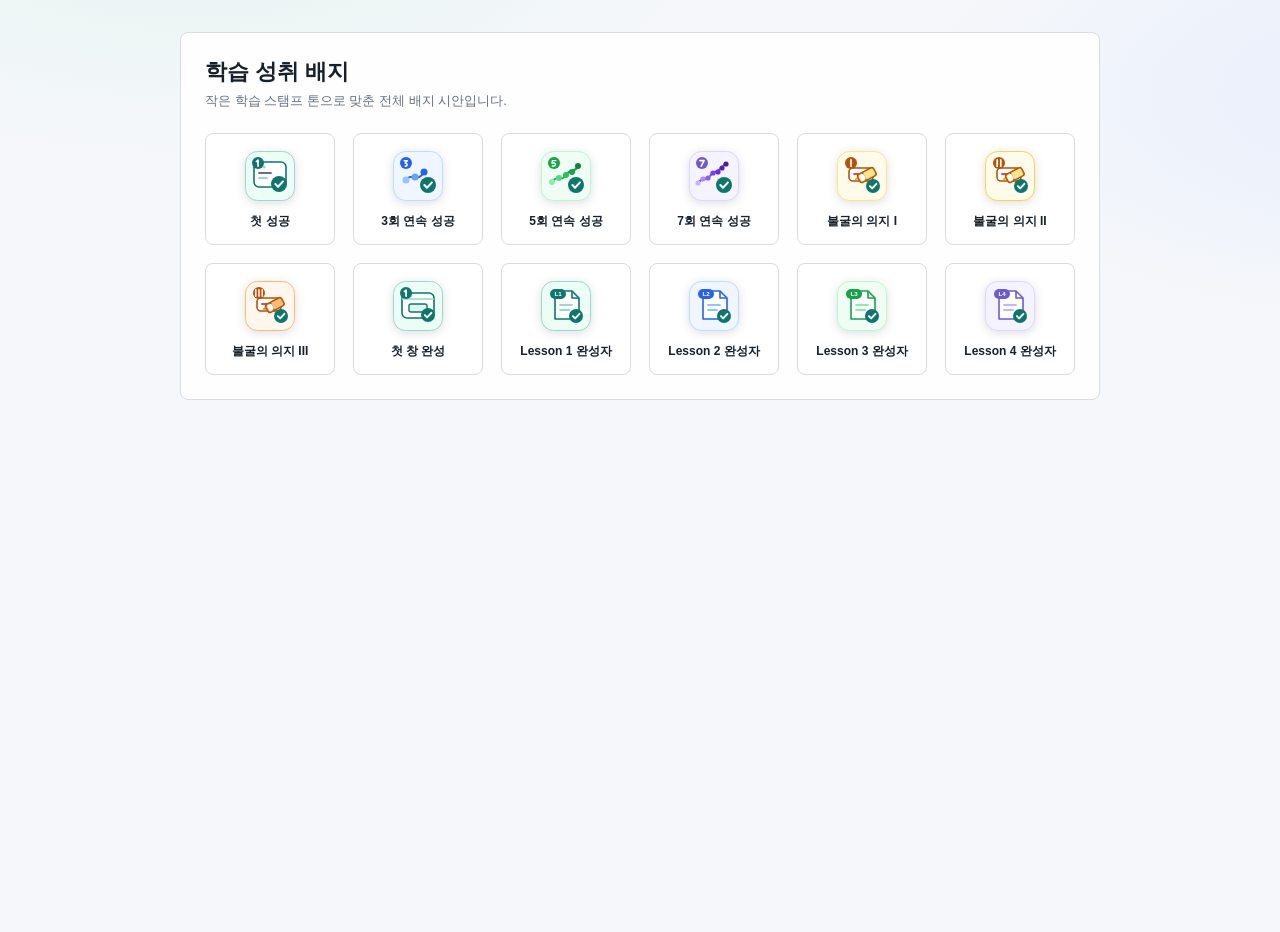
<file: Python_Lecture_01/badges/preview_badges.html>
<!doctype html>
<html lang="ko">
<head>
  <meta charset="utf-8">
  <meta name="viewport" content="width=device-width, initial-scale=1">
  <title>배지 디자인 시안</title>
  <style>
    :root {
      --ink: #17212b;
      --muted: #66717f;
      --line: #d6dde6;
      --paper: #f5f7fa;
      --panel: #ffffff;
      --accent: #0f766e;
    }

    * {
      box-sizing: border-box;
    }

    body {
      margin: 0;
      min-height: 100vh;
      font-family: "Segoe UI", "Apple SD Gothic Neo", "Malgun Gothic", sans-serif;
      color: var(--ink);
      background:
        radial-gradient(900px 420px at 15% -10%, #e6f4f1 0%, transparent 60%),
        radial-gradient(900px 420px at 110% 10%, #e8eefc 0%, transparent 55%),
        var(--paper);
    }

    main {
      width: min(920px, calc(100vw - 32px));
      margin: 32px auto;
      padding: 24px;
      border: 1px solid var(--line);
      border-radius: 8px;
      background: rgba(255, 255, 255, 0.94);
    }

    h1 {
      margin: 0 0 4px;
      font-size: 22px;
    }

    p {
      margin: 0 0 22px;
      color: var(--muted);
      font-size: 13px;
      line-height: 1.5;
    }

    .grid {
      display: grid;
      grid-template-columns: repeat(auto-fill, minmax(120px, 1fr));
      gap: 18px;
    }

    .badge {
      min-height: 112px;
      display: grid;
      align-content: center;
      justify-items: center;
      gap: 9px;
      padding: 14px 10px;
      border: 1px solid var(--line);
      border-radius: 8px;
      background: var(--panel);
    }

    .badge img {
      width: 56px;
      height: 56px;
      filter: drop-shadow(0 2px 5px rgba(15, 23, 42, 0.14));
    }

    .badge span {
      color: var(--ink);
      font-size: 12px;
      font-weight: 800;
      text-align: center;
      word-break: keep-all;
    }
  </style>
</head>
<body>
  <main>
    <h1>학습 성취 배지</h1>
    <p>작은 학습 스탬프 톤으로 맞춘 전체 배지 시안입니다.</p>
    <section class="grid" aria-label="배지 시안 목록">
      <div class="badge"><img src="badge_first_success.svg" alt="첫 성공"><span>첫 성공</span></div>
      <div class="badge"><img src="badge_streak_3.svg" alt="3회 연속 성공"><span>3회 연속 성공</span></div>
      <div class="badge"><img src="badge_streak_5.svg" alt="5회 연속 성공"><span>5회 연속 성공</span></div>
      <div class="badge"><img src="badge_streak_7.svg" alt="7회 연속 성공"><span>7회 연속 성공</span></div>
      <div class="badge"><img src="badge_iron_will_1.svg" alt="불굴의 의지 I"><span>불굴의 의지 I</span></div>
      <div class="badge"><img src="badge_iron_will_2.svg" alt="불굴의 의지 II"><span>불굴의 의지 II</span></div>
      <div class="badge"><img src="badge_iron_will_3.svg" alt="불굴의 의지 III"><span>불굴의 의지 III</span></div>
      <div class="badge"><img src="badge_first_window.svg" alt="첫 창 완성"><span>첫 창 완성</span></div>
      <div class="badge"><img src="badge_lesson1_complete.svg" alt="Lesson 1 완성자"><span>Lesson 1 완성자</span></div>
      <div class="badge"><img src="badge_lesson2_complete.svg" alt="Lesson 2 완성자"><span>Lesson 2 완성자</span></div>
      <div class="badge"><img src="badge_lesson3_complete.svg" alt="Lesson 3 완성자"><span>Lesson 3 완성자</span></div>
      <div class="badge"><img src="badge_lesson4_complete.svg" alt="Lesson 4 완성자"><span>Lesson 4 완성자</span></div>
    </section>
  </main>
</body>
</html>
</file>
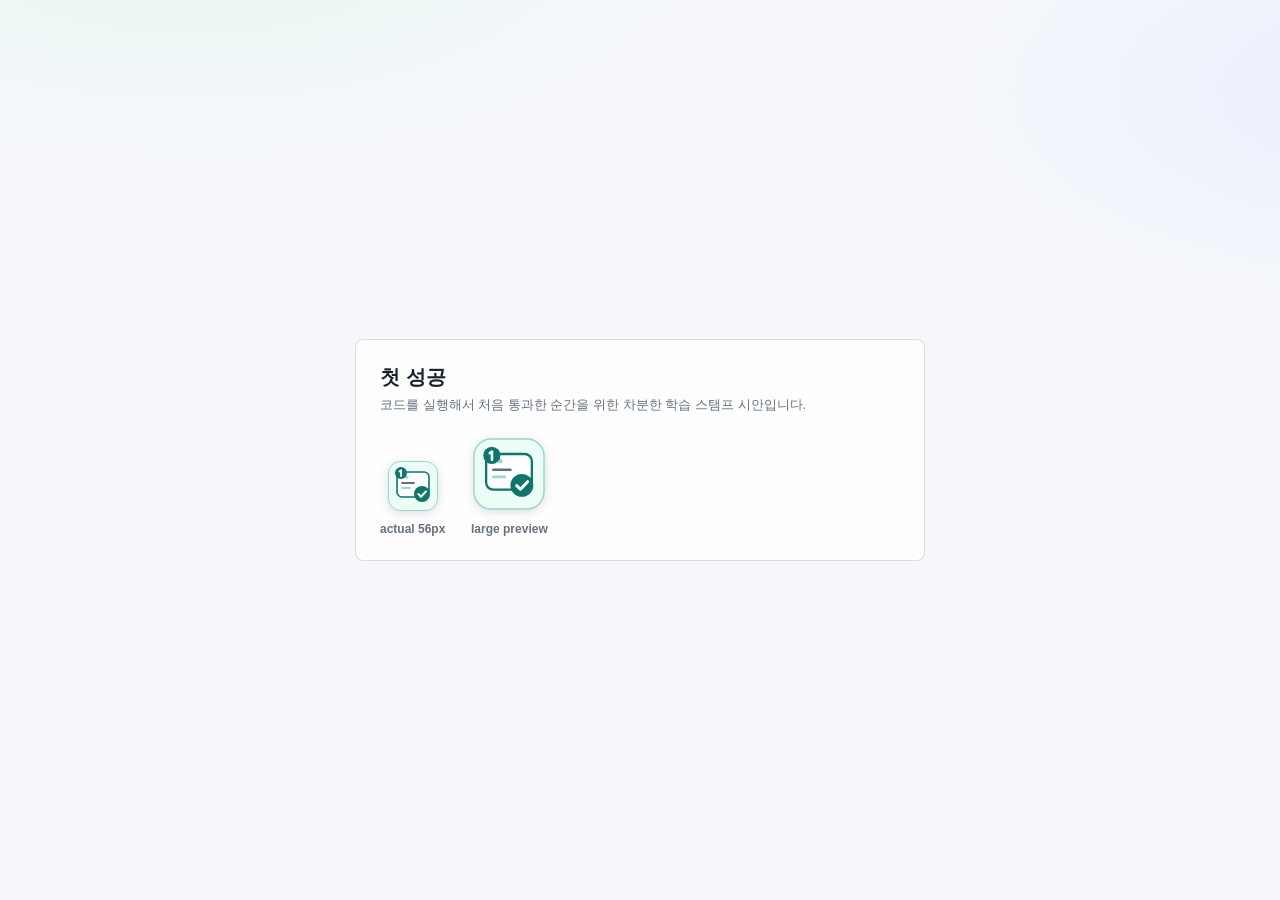
<file: Python_Lecture_01/badges/preview_first_success.html>
<!doctype html>
<html lang="ko">
<head>
  <meta charset="utf-8">
  <meta name="viewport" content="width=device-width, initial-scale=1">
  <title>첫 성공 배지 시안</title>
  <style>
    :root {
      --ink: #17212b;
      --muted: #66717f;
      --line: #d6dde6;
      --paper: #f5f7fa;
      --accent: #0f766e;
    }

    body {
      margin: 0;
      min-height: 100vh;
      display: grid;
      place-items: center;
      font-family: "Segoe UI", "Apple SD Gothic Neo", "Malgun Gothic", sans-serif;
      color: var(--ink);
      background:
        radial-gradient(900px 420px at 15% -10%, #e6f4f1 0%, transparent 60%),
        radial-gradient(900px 420px at 110% 10%, #e8eefc 0%, transparent 55%),
        var(--paper);
    }

    .preview {
      width: min(520px, calc(100vw - 32px));
      padding: 24px;
      border: 1px solid var(--line);
      border-radius: 8px;
      background: rgba(255, 255, 255, 0.94);
    }

    h1 {
      margin: 0 0 4px;
      font-size: 20px;
    }

    p {
      margin: 0 0 20px;
      color: var(--muted);
      font-size: 13px;
      line-height: 1.5;
    }

    .row {
      display: flex;
      align-items: end;
      gap: 24px;
    }

    .sample {
      display: grid;
      gap: 8px;
      justify-items: center;
      color: var(--muted);
      font-size: 12px;
      font-weight: 700;
    }

    .sample img {
      display: block;
      filter: drop-shadow(0 2px 5px rgba(15, 23, 42, 0.14));
    }
  </style>
</head>
<body>
  <main class="preview">
    <h1>첫 성공</h1>
    <p>코드를 실행해서 처음 통과한 순간을 위한 차분한 학습 스탬프 시안입니다.</p>
    <div class="row">
      <div class="sample">
        <img src="badge_first_success.svg" width="56" height="56" alt="첫 성공 배지 56px">
        <span>actual 56px</span>
      </div>
      <div class="sample">
        <img src="badge_first_success.svg" width="80" height="80" alt="첫 성공 배지 80px">
        <span>large preview</span>
      </div>
    </div>
  </main>
</body>
</html>
</file>
<file: [Python] Calculator/prototype.css>
:root {
  color-scheme: light;
  --ink: #17212b;
  --muted: #66717f;
  --line: #d6dde6;
  --paper: #f5f7fa;
  --panel: #ffffff;
  --accent: #0f766e;
  --accent-dark: #115e59;
  --warn: #b45309;
  --danger: #b91c1c;
  --ok: #15803d;
  --code: #101827;
}

* {
  box-sizing: border-box;
}

body {
  margin: 0;
  min-height: 100vh;
  font-family: "Segoe UI", "Apple SD Gothic Neo", "Malgun Gothic", sans-serif;
  color: var(--ink);
  background:
    linear-gradient(rgba(245, 247, 250, 0.92), rgba(245, 247, 250, 0.92)),
    url("https://images.unsplash.com/photo-1515879218367-8466d910aaa4?auto=format&fit=crop&w=1800&q=80");
  background-size: cover;
  background-attachment: fixed;
}

.topbar {
  display: flex;
  align-items: center;
  justify-content: space-between;
  gap: 24px;
  padding: 20px 28px;
  border-bottom: 1px solid var(--line);
  background: rgba(255, 255, 255, 0.92);
  backdrop-filter: blur(14px);
}

.eyebrow {
  margin: 0 0 4px;
  font-size: 12px;
  font-weight: 800;
  color: var(--accent-dark);
  text-transform: uppercase;
  letter-spacing: 0;
}

h1,
h2,
h3,
p {
  margin-top: 0;
}

h1 {
  margin-bottom: 0;
  font-size: 24px;
}

h2 {
  margin-bottom: 0;
  font-size: 20px;
}

h3 {
  margin-bottom: 8px;
  font-size: 15px;
}

.stats {
  display: grid;
  grid-template-columns: repeat(3, minmax(92px, 1fr));
  gap: 10px;
}

.stats div {
  min-height: 58px;
  padding: 10px 12px;
  border: 1px solid var(--line);
  border-radius: 8px;
  background: var(--paper);
}

.stats span {
  display: block;
  margin-bottom: 4px;
  font-size: 12px;
  color: var(--muted);
}

.stats strong {
  font-size: 19px;
}

.app-shell {
  display: grid;
  grid-template-columns: 270px minmax(0, 1.05fr) minmax(360px, 0.95fr);
  gap: 16px;
  padding: 16px;
}

.lesson-list,
.learning-panel,
.practice-panel {
  min-height: calc(100vh - 122px);
  border: 1px solid var(--line);
  border-radius: 8px;
  background: rgba(255, 255, 255, 0.96);
}

.lesson-list {
  overflow: auto;
}

.panel-head {
  padding: 16px;
  border-bottom: 1px solid var(--line);
}

.panel-head span {
  display: block;
  margin-top: 8px;
  font-size: 13px;
  line-height: 1.45;
  color: var(--muted);
}

#stepList {
  list-style: none;
  margin: 0;
  padding: 8px;
}

#stepList button {
  width: 100%;
  min-height: 44px;
  padding: 9px 10px;
  border: 0;
  border-radius: 6px;
  background: transparent;
  color: var(--ink);
  text-align: left;
  cursor: pointer;
}

#stepList button:hover {
  background: #eef7f6;
}

#stepList button.active {
  background: #d9f1ee;
  color: #073b36;
  font-weight: 800;
}

#stepList button.done::after {
  content: "완료";
  float: right;
  font-size: 11px;
  color: var(--ok);
}

.learning-panel {
  overflow: auto;
  padding: 22px;
}

.step-header {
  display: flex;
  align-items: flex-start;
  justify-content: space-between;
  gap: 16px;
  padding-bottom: 18px;
  border-bottom: 1px solid var(--line);
}

.concepts {
  display: flex;
  flex-wrap: wrap;
  justify-content: flex-end;
  gap: 6px;
}

.concepts span,
.badges span {
  display: inline-flex;
  min-height: 26px;
  align-items: center;
  padding: 4px 8px;
  border-radius: 999px;
  background: #e8f2ff;
  color: #1d4f83;
  font-size: 12px;
  font-weight: 700;
}

.explanation {
  margin-top: 20px;
  font-size: 15px;
  line-height: 1.72;
}

.explanation p {
  margin-bottom: 16px;
}

code {
  padding: 1px 5px;
  border-radius: 4px;
  background: #edf2f7;
  color: #0f172a;
  font-family: Consolas, "Cascadia Mono", monospace;
}

.mission {
  margin-top: 22px;
  padding: 16px;
  border: 1px solid #b7ddd8;
  border-radius: 8px;
  background: #f0fdfa;
}

.mission span {
  font-size: 12px;
  font-weight: 800;
  color: var(--accent-dark);
}

.mission p {
  margin: 6px 0 0;
}

.practice-panel {
  padding: 18px;
}

.editor-head,
.actions {
  display: flex;
  align-items: center;
  justify-content: space-between;
  gap: 10px;
}

.editor-wrap {
  position: relative;
  min-height: 380px;
  margin-top: 14px;
  border: 1px solid #334155;
  border-radius: 8px;
  background: var(--code);
  overflow: hidden;
}

#codeGhost {
  position: absolute;
  inset: 0;
  margin: 0;
  padding: 14px;
  color: #738094;
  font: 15px/1.55 Consolas, "Cascadia Mono", monospace;
  white-space: pre-wrap;
  word-break: break-word;
  pointer-events: none;
}

.ghost-prefix {
  color: transparent;
}

textarea {
  position: relative;
  width: 100%;
  min-height: 380px;
  height: 54vh;
  padding: 14px;
  border: 0;
  border-radius: 0;
  outline: none;
  resize: vertical;
  background: transparent;
  color: #e5eef8;
  font: 15px/1.55 Consolas, "Cascadia Mono", monospace;
}

textarea:focus {
  box-shadow: 0 0 0 3px rgba(15, 118, 110, 0.18);
}

button {
  min-height: 38px;
  padding: 8px 13px;
  border: 1px solid var(--line);
  border-radius: 8px;
  background: #fff;
  color: var(--ink);
  font-weight: 800;
  cursor: pointer;
}

button:hover:not(:disabled) {
  border-color: var(--accent);
}

button:disabled {
  color: #98a2b3;
  cursor: not-allowed;
}

#runBtn,
#nextBtn,
#closeCompletionBtn {
  border-color: var(--accent);
  background: var(--accent);
  color: #fff;
}

#runBtn:hover,
#nextBtn:hover,
#closeCompletionBtn:hover {
  background: var(--accent-dark);
}

.actions {
  margin-top: 12px;
}

.result {
  margin-top: 18px;
  min-height: 128px;
  padding: 16px;
  border: 1px solid var(--line);
  border-radius: 8px;
  background: var(--paper);
}

.result[data-state="success"] {
  border-color: #86efac;
  background: #f0fdf4;
}

.result[data-state="error"] {
  border-color: #fecaca;
  background: #fff1f2;
}

.result[data-state="hint"] {
  border-color: #fed7aa;
  background: #fff7ed;
}

.result p {
  margin-bottom: 0;
  line-height: 1.55;
  color: var(--muted);
}

.badge-box {
  margin-top: 18px;
  padding-top: 14px;
  border-top: 1px solid var(--line);
}

.badges {
  display: flex;
  min-height: 36px;
  flex-wrap: wrap;
  gap: 8px;
}

.badges span {
  background: #fff3c4;
  color: #7a4d00;
}

.completion {
  position: fixed;
  inset: 0;
  display: grid;
  place-items: center;
  padding: 20px;
  background: rgba(15, 23, 42, 0.48);
}

.completion[hidden] {
  display: none;
}

.completion-card {
  width: min(520px, 100%);
  padding: 26px;
  border-radius: 8px;
  background: #fff;
  box-shadow: 0 24px 70px rgba(15, 23, 42, 0.24);
}

@media (max-width: 1120px) {
  .app-shell {
    grid-template-columns: 220px minmax(0, 1fr);
  }

  .practice-panel {
    grid-column: 1 / -1;
    min-height: auto;
  }
}

@media (max-width: 760px) {
  .topbar {
    align-items: stretch;
    flex-direction: column;
  }

  .stats {
    grid-template-columns: repeat(3, 1fr);
  }

  .app-shell {
    grid-template-columns: 1fr;
    padding: 10px;
  }

  .lesson-list,
  .learning-panel,
  .practice-panel {
    min-height: auto;
  }

  .step-header,
  .editor-head,
  .actions {
    align-items: stretch;
    flex-direction: column;
  }

  .concepts {
    justify-content: flex-start;
  }
}
</file>
<file: Python_Lecture_01/lec_calc.css>
:root {
  color-scheme: light;
  --ink: #17212b;
  --muted: #66717f;
  --line: #d6dde6;
  --paper: #f5f7fa;
  --panel: #ffffff;
  --accent: #0f766e;
  --accent-dark: #115e59;
  --warn: #b45309;
  --danger: #b91c1c;
  --ok: #15803d;
  --code: #101827;
}

* {
  box-sizing: border-box;
}

body {
  margin: 0;
  min-height: 100vh;
  font-family: "Segoe UI", "Apple SD Gothic Neo", "Malgun Gothic", sans-serif;
  color: var(--ink);
  background:
    radial-gradient(1200px 600px at 15% -10%, #e6f4f1 0%, transparent 60%),
    radial-gradient(1000px 500px at 110% 10%, #e8eefc 0%, transparent 55%),
    var(--paper);
  background-attachment: fixed;
}

.topbar {
  display: flex;
  align-items: center;
  justify-content: space-between;
  gap: 16px;
  padding: 16px 28px;
  border-bottom: 1px solid var(--line);
  background: rgba(255, 255, 255, 0.92);
  backdrop-filter: blur(14px);
}

.topbar-badges {
  flex: 1;
  display: flex;
  align-items: center;
  gap: 8px;
  min-width: 0;
  padding: 0 8px;
  flex-wrap: wrap;
}

.topbar-badges-label {
  font-size: 12px;
  font-weight: 800;
  color: var(--muted);
  text-transform: uppercase;
  white-space: nowrap;
  letter-spacing: 0.3px;
}

.eyebrow {
  margin: 0 0 4px;
  font-size: 12px;
  font-weight: 800;
  color: var(--accent-dark);
  text-transform: uppercase;
  letter-spacing: 0;
}

h1,
h2,
h3,
p {
  margin-top: 0;
}

h1 {
  margin-bottom: 0;
  font-size: 24px;
}

h2 {
  margin-bottom: 0;
  font-size: 20px;
}

h3 {
  margin-bottom: 8px;
  font-size: 15px;
}

.stats {
  display: grid;
  grid-template-columns: repeat(3, minmax(92px, 1fr));
  gap: 10px;
}

.stats div {
  min-height: 58px;
  padding: 10px 12px;
  border: 1px solid var(--line);
  border-radius: 8px;
  background: var(--paper);
}

.stats span {
  display: block;
  margin-bottom: 4px;
  font-size: 12px;
  color: var(--muted);
}

.stats strong {
  font-size: 19px;
}

.app-shell {
  display: grid;
  grid-template-columns: 270px minmax(0, 1.05fr) minmax(360px, 0.95fr);
  gap: 16px;
  padding: 16px;
}

.lesson-list,
.learning-panel,
.practice-panel {
  min-height: calc(100vh - 122px);
  border: 1px solid var(--line);
  border-radius: 8px;
  background: rgba(255, 255, 255, 0.96);
}

.lesson-list {
  overflow: auto;
}

.panel-head {
  padding: 16px;
  border-bottom: 1px solid var(--line);
}

.panel-head span {
  display: block;
  margin-top: 8px;
  font-size: 13px;
  line-height: 1.45;
  color: var(--muted);
}

.lesson-tabs {
  display: flex;
  flex-wrap: wrap;
  gap: 6px;
  padding: 12px 12px 0;
}

.lesson-tab {
  min-height: 34px;
  min-width: 44px;
  padding: 6px 10px;
  border: 1px solid var(--line);
  border-radius: 999px;
  background: #fff;
  color: var(--muted);
  font-size: 13px;
  font-weight: 800;
  cursor: pointer;
}

.lesson-tab:hover:not(.active) {
  border-color: var(--accent);
  color: var(--accent-dark);
}

.lesson-tab.active {
  border-color: var(--accent);
  background: var(--accent);
  color: #fff;
  cursor: default;
}

.lesson-tab.done:not(.active) {
  border-color: #86efac;
  color: var(--ok);
}

.lesson-tab.done::after {
  content: " ✓";
}

.lesson-tab.locked {
  color: #98a2b3;
  cursor: not-allowed;
}

#stepList {
  list-style: none;
  margin: 0;
  padding: 8px;
}

#stepList button {
  width: 100%;
  min-height: 44px;
  padding: 9px 10px;
  border: 0;
  border-radius: 6px;
  background: transparent;
  color: var(--ink);
  text-align: left;
  cursor: pointer;
}

#stepList button:hover {
  background: #eef7f6;
}

#stepList button.active {
  background: #d9f1ee;
  color: #073b36;
  font-weight: 800;
}

#stepList button.done::after {
  content: "완료";
  float: right;
  font-size: 11px;
  color: var(--ok);
}

.learning-panel {
  overflow: auto;
  padding: 22px;
}

.step-header {
  display: flex;
  align-items: flex-start;
  justify-content: space-between;
  gap: 16px;
  padding-bottom: 18px;
  border-bottom: 1px solid var(--line);
}

.concepts {
  display: flex;
  flex-wrap: wrap;
  justify-content: flex-end;
  gap: 6px;
}

.concepts span {
  display: inline-flex;
  min-height: 26px;
  align-items: center;
  padding: 4px 8px;
  border-radius: 999px;
  background: #e8f2ff;
  color: #1d4f83;
  font-size: 12px;
  font-weight: 700;
}

.explanation {
  margin-top: 20px;
  font-size: 15px;
  line-height: 1.72;
}

.explanation p {
  margin-bottom: 16px;
}

code {
  padding: 1px 5px;
  border-radius: 4px;
  background: #edf2f7;
  color: #0f172a;
  font-family: Consolas, "Cascadia Mono", monospace;
}

.mascot-wrap {
  display: flex;
  align-items: flex-end;
  gap: 14px;
  margin: 20px 0 4px;
}

.mascot-wrap img {
  width: 88px;
  height: 88px;
  object-fit: contain;
  flex-shrink: 0;
  filter: drop-shadow(0 2px 6px rgba(0,0,0,0.10));
}

.mascot-bubble {
  position: relative;
  padding: 12px 16px;
  border: 2px solid #0f766e;
  border-radius: 16px;
  border-bottom-left-radius: 4px;
  background: #f0fdfa;
  font-size: 14px;
  line-height: 1.65;
  color: #115e59;
  font-weight: 600;
  white-space: pre-line;
}

.mascot-bubble::before {
  content: "";
  position: absolute;
  left: -13px;
  bottom: 0;
  border: 7px solid transparent;
  border-right-color: #0f766e;
  border-bottom-color: #0f766e;
}

.mascot-bubble::after {
  content: "";
  position: absolute;
  left: -9px;
  bottom: 1px;
  border: 6px solid transparent;
  border-right-color: #f0fdfa;
  border-bottom-color: #f0fdfa;
}

.mission {
  margin-top: 22px;
  padding: 16px;
  border: 1px solid #b7ddd8;
  border-radius: 8px;
  background: #f0fdfa;
}

.mission span {
  font-size: 12px;
  font-weight: 800;
  color: var(--accent-dark);
}

.mission p {
  margin: 6px 0 0;
  white-space: pre-line;
}

.practice-panel {
  padding: 18px;
}

.editor-head,
.actions {
  display: flex;
  align-items: center;
  justify-content: space-between;
  gap: 10px;
}

.editor-wrap {
  position: relative;
  min-height: 380px;
  margin-top: 14px;
  border: 1px solid #334155;
  border-radius: 8px;
  background: var(--code);
  overflow: hidden;
}

.line-numbers {
  position: absolute;
  top: 0;
  left: 0;
  width: 52px;
  height: 100%;
  margin: 0;
  padding: 14px 8px 14px 0;
  text-align: right;
  color: #4d5966;
  background: #0b1220;
  font: 16px/1.55 Consolas, "Cascadia Mono", monospace;
  white-space: pre;
  overflow: hidden;
  pointer-events: none;
  user-select: none;
  border-right: 1px solid #1f2937;
  box-sizing: border-box;
  z-index: 1;
}

#codeGhost {
  position: absolute;
  top: 0;
  left: 0;
  right: 0;
  margin: 0;
  padding: 14px 14px 14px 52px;
  color: #738094;
  font: 16px/1.55 Consolas, "Cascadia Mono", monospace;
  white-space: pre;
  overflow: hidden;
  pointer-events: none;
}

.ghost-prefix {
  color: transparent;
}

textarea {
  position: relative;
  width: 100%;
  min-height: 380px;
  height: 54vh;
  padding: 14px 14px 14px 52px;
  border: 0;
  border-radius: 0;
  outline: none;
  resize: vertical;
  background: transparent;
  color: #e5eef8;
  font: 16px/1.55 Consolas, "Cascadia Mono", monospace;
  white-space: pre;
  overflow: auto;
}

textarea:focus {
  box-shadow: 0 0 0 3px rgba(15, 118, 110, 0.18);
}

button {
  min-height: 38px;
  padding: 8px 13px;
  border: 1px solid var(--line);
  border-radius: 8px;
  background: #fff;
  color: var(--ink);
  font-weight: 800;
  cursor: pointer;
}

button:hover:not(:disabled) {
  border-color: var(--accent);
}

button:disabled {
  border-color: var(--line);
  background: #e5e7eb;
  color: #98a2b3;
  cursor: not-allowed;
}

#runBtn,
#nextBtn,
#closeCompletionBtn {
  border-color: var(--accent);
  background: var(--accent);
  color: #fff;
}

#runBtn:hover,
#nextBtn:hover,
#closeCompletionBtn:hover {
  background: var(--accent-dark);
}

#nextBtn:disabled {
  border-color: var(--line);
  background: #e5e7eb;
  color: #98a2b3;
}

.actions {
  margin-top: 12px;
}

.result {
  margin-top: 18px;
  min-height: 128px;
  padding: 16px;
  border: 1px solid var(--line);
  border-radius: 8px;
  background: var(--paper);
}

.result[data-state="success"] {
  border-color: #86efac;
  background: #f0fdf4;
}

.result[data-state="error"] {
  border-color: #fecaca;
  background: #fff1f2;
}

.result[data-state="hint"] {
  border-color: #fed7aa;
  background: #fff7ed;
}

.result p {
  margin-bottom: 0;
  font-size: 16px;
  line-height: 1.55;
  color: var(--muted);
  white-space: pre-line;
  word-break: break-word;
}

.console-wrap {
  margin-top: 10px;
  border: 1px solid #334155;
  border-radius: 8px;
  background: #0d1117;
  overflow: hidden;
}

.console-head {
  display: flex;
  align-items: center;
  justify-content: space-between;
  padding: 5px 14px;
  background: #161b22;
  border-bottom: 1px solid #334155;
}

.console-head span {
  font-size: 11px;
  font-weight: 700;
  color: #8b949e;
  text-transform: uppercase;
  letter-spacing: 0.5px;
}

.console-head button {
  min-height: auto;
  padding: 2px 7px;
  border: 0;
  border-radius: 4px;
  background: transparent;
  color: #8b949e;
  font-size: 14px;
  font-weight: 400;
  line-height: 1;
}

.console-head button:hover:not(:disabled) {
  border-color: transparent;
  background: #30363d;
  color: #e6edf3;
}

#consoleOutput {
  margin: 0;
  padding: 10px 14px;
  min-height: 44px;
  max-height: 160px;
  overflow-y: auto;
  color: #e6edf3;
  font: 16px/1.55 Consolas, "Cascadia Mono", monospace;
  white-space: pre-wrap;
  word-break: break-all;
}

.console-wrap[data-state="idle"] #consoleOutput::before {
  content: "실행하면 결과가 여기 표시됩니다";
  color: #4d5966;
}

.console-wrap[data-state="error"] #consoleOutput {
  color: #ff7b72;
}


.badges {
  display: flex;
  flex-wrap: wrap;
  gap: 8px;
  align-items: center;
}

.badge-token {
  display: inline-flex;
  flex-direction: column;
  align-items: center;
  gap: 5px;
  cursor: default;
}

.badge-img {
  width: 56px;
  height: auto;
  cursor: default;
  transition: transform 0.15s;
  filter: drop-shadow(0 2px 5px rgba(15, 23, 42, 0.14));
}

.badge-token:hover .badge-img {
  transform: scale(1.08);
}

.badge-label {
  font-size: 10px;
  font-weight: 700;
  color: var(--ink);
  text-align: center;
  line-height: 1.25;
  word-break: keep-all;
  max-width: 60px;
}

.badge-circle {
  width: 44px;
  height: 44px;
  border-radius: 50%;
  display: flex;
  align-items: center;
  justify-content: center;
  font-size: 22px;
  line-height: 1;
  box-shadow: 0 2px 8px rgba(0, 0, 0, 0.22);
}

.no-badge {
  font-size: 12px;
  color: var(--muted);
  align-self: center;
}

.hint-box {
  margin-top: 12px;
  border: 1px solid #334155;
  border-radius: 8px;
  background: #0d1117;
  overflow: hidden;
}

.hint-box-head {
  display: flex;
  align-items: center;
  justify-content: space-between;
  padding: 5px 14px;
  background: #161b22;
  border-bottom: 1px solid #334155;
}

.hint-box-head span {
  font-size: 11px;
  font-weight: 700;
  color: #8b949e;
  text-transform: uppercase;
  letter-spacing: 0.5px;
}

#hintCode {
  margin: 0;
  padding: 12px 14px;
  height: 240px;
  overflow-y: auto;
  color: #e5eef8;
  font: 16px/1.55 Consolas, "Cascadia Mono", monospace;
  white-space: pre-wrap;
  word-break: break-word;
  user-select: none;
}

.result[data-state="idle"] {
  display: none;
}

.login[hidden] {
  display: none;
}

.login {
  position: fixed;
  inset: 0;
  display: grid;
  place-items: center;
  padding: 20px;
  background: rgba(15, 23, 42, 0.6);
  backdrop-filter: blur(6px);
  z-index: 100;
}

.login-card {
  width: min(440px, 100%);
  padding: 32px;
  border-radius: 12px;
  background: #fff;
  box-shadow: 0 24px 70px rgba(15, 23, 42, 0.24);
}

.login-card h2 {
  margin-bottom: 8px;
}

.login-desc {
  margin-bottom: 24px;
  font-size: 14px;
  color: var(--muted);
}

.login-form {
  display: flex;
  flex-direction: column;
  gap: 8px;
}

.login-form label {
  font-size: 13px;
  font-weight: 700;
  color: var(--ink);
}

.login-form input {
  height: 42px;
  padding: 0 12px;
  border: 1px solid var(--line);
  border-radius: 8px;
  font-size: 15px;
  font-family: inherit;
  color: var(--ink);
  outline: none;
}

.login-form input:focus {
  border-color: var(--accent);
  box-shadow: 0 0 0 3px rgba(15, 118, 110, 0.15);
}

.login-form button {
  margin-top: 8px;
  border-color: var(--accent);
  background: var(--accent);
  color: #fff;
  font-size: 15px;
}

.login-form button:hover {
  background: var(--accent-dark);
}

.resume-actions {
  display: flex;
  flex-direction: column;
  gap: 10px;
  margin-top: 24px;
}

.resume-actions button:first-child {
  border-color: var(--accent);
  background: var(--accent);
  color: #fff;
}

.resume-actions button:first-child:hover {
  background: var(--accent-dark);
}

.completion {
  position: fixed;
  inset: 0;
  display: grid;
  place-items: center;
  padding: 20px;
  background: rgba(15, 23, 42, 0.48);
}

.completion[hidden] {
  display: none;
}

.completion-card {
  width: min(520px, 100%);
  padding: 26px;
  border-radius: 8px;
  background: #fff;
  box-shadow: 0 24px 70px rgba(15, 23, 42, 0.24);
}

@media (max-width: 1120px) {
  .app-shell {
    grid-template-columns: 220px minmax(0, 1fr);
  }

  .practice-panel {
    grid-column: 1 / -1;
    min-height: auto;
  }
}

@media (max-width: 760px) {
  .topbar {
    align-items: stretch;
    flex-direction: column;
  }

  .stats {
    grid-template-columns: repeat(3, 1fr);
  }

  .app-shell {
    grid-template-columns: 1fr;
    padding: 10px;
  }

  .lesson-list,
  .learning-panel,
  .practice-panel {
    min-height: auto;
  }

  .step-header,
  .editor-head,
  .actions {
    align-items: stretch;
    flex-direction: column;
  }

  .concepts {
    justify-content: flex-start;
  }
}
</file>
<file: Python_Lecture_01/editor.css>
.editor-header-actions {
  display: flex;
  align-items: center;
  gap: 12px;
}

#saveStatus {
  font-size: 14px;
  color: var(--ok);
  font-weight: 700;
}

.lesson-select-label {
  flex-direction: row;
  align-items: center;
  gap: 6px;
  margin-bottom: 0;
  font-size: 12px;
  font-weight: 800;
  color: var(--muted);
  text-transform: uppercase;
}

.lesson-select-label select {
  width: auto;
  padding: 7px 10px;
  font-weight: 700;
  cursor: pointer;
}

.back-link {
  padding: 8px 13px;
  border: 1px solid var(--line);
  border-radius: 8px;
  background: #fff;
  color: var(--ink);
  font-weight: 800;
  font-size: 14px;
  text-decoration: none;
}

.back-link:hover {
  border-color: var(--accent);
}

.editor-shell {
  display: grid;
  grid-template-columns: 300px 1fr;
  gap: 16px;
  padding: 16px;
  min-height: calc(100vh - 90px);
}

.editor-nav {
  border: 1px solid var(--line);
  border-radius: 8px;
  background: rgba(255,255,255,0.96);
  overflow: auto;
  display: flex;
  flex-direction: column;
}

.editor-nav .panel-head {
  display: flex;
  align-items: center;
  justify-content: space-between;
}

.lesson-meta-fields {
  padding: 12px 16px;
  border-bottom: 1px solid var(--line);
  display: flex;
  flex-direction: column;
  gap: 10px;
}

#stepList {
  list-style: none;
  margin: 0;
  padding: 8px;
  flex: 1;
}

#stepList button {
  width: 100%;
  min-height: 40px;
  padding: 8px 10px;
  border: 0;
  border-radius: 6px;
  background: transparent;
  color: var(--ink);
  text-align: left;
  cursor: pointer;
  font-size: 13px;
}

#stepList button:hover {
  background: #eef7f6;
}

#stepList button.active {
  background: #d9f1ee;
  color: #073b36;
  font-weight: 800;
}

.editor-form-panel {
  border: 1px solid var(--line);
  border-radius: 8px;
  background: rgba(255,255,255,0.96);
  overflow: auto;
  padding: 24px;
}

.empty-state {
  padding: 60px 0;
  text-align: center;
  color: var(--muted);
  font-size: 15px;
}

.form-topbar {
  display: flex;
  align-items: center;
  justify-content: space-between;
  margin-bottom: 24px;
  padding-bottom: 16px;
  border-bottom: 1px solid var(--line);
}

.form-topbar h2 {
  font-size: 18px;
  color: var(--muted);
}

.danger-btn {
  border-color: #fecaca;
  background: #fff1f2;
  color: var(--danger);
  font-size: 13px;
}

.danger-btn:hover:not(:disabled) {
  border-color: var(--danger);
  background: #fee2e2;
}

.form-section {
  margin-bottom: 28px;
  padding-bottom: 24px;
  border-bottom: 1px solid var(--line);
}

.form-section:last-child {
  border-bottom: none;
}

.form-section h3 {
  font-size: 13px;
  font-weight: 800;
  color: var(--accent-dark);
  text-transform: uppercase;
  letter-spacing: 0.3px;
  margin-bottom: 14px;
}

.section-head {
  display: flex;
  align-items: center;
  justify-content: space-between;
  margin-bottom: 14px;
}

.section-head h3 {
  margin-bottom: 0;
}

label {
  display: flex;
  flex-direction: column;
  gap: 5px;
  margin-bottom: 14px;
  font-size: 13px;
  font-weight: 700;
  color: var(--ink);
}

label:last-child {
  margin-bottom: 0;
}

.field-hint {
  font-weight: 400;
  color: var(--muted);
}

label input,
label select,
label textarea,
.lesson-meta-fields input,
.lesson-meta-fields textarea {
  width: 100%;
  padding: 8px 10px;
  border: 1px solid var(--line);
  border-radius: 6px;
  font-size: 14px;
  font-family: inherit;
  color: var(--ink);
  outline: none;
  resize: vertical;
  background: #fff;
}

label textarea {
  max-height: 160px;
  overflow-y: auto;
}

#fExplanation {
  max-height: 220px;
}

.lesson-meta-fields label {
  display: flex;
  flex-direction: column;
  gap: 4px;
  font-size: 12px;
  font-weight: 700;
  color: var(--muted);
  text-transform: uppercase;
}

.lesson-meta-fields input,
.lesson-meta-fields textarea {
  font-size: 13px;
  resize: none;
}

label input:focus,
label select:focus,
label textarea:focus,
.lesson-meta-fields input:focus,
.lesson-meta-fields textarea:focus {
  border-color: var(--accent);
  box-shadow: 0 0 0 3px rgba(15,118,110,0.12);
}

.code-textarea {
  font-family: Consolas, "Cascadia Mono", monospace !important;
  font-size: 14px !important;
  background: #f8fafc !important;
}

.mascot-row {
  display: flex;
  align-items: flex-end;
  gap: 14px;
  margin-bottom: 14px;
}

.mascot-select-label {
  flex: 1;
  margin-bottom: 0;
}

.mascot-preview {
  width: 64px;
  height: 64px;
  object-fit: contain;
  border: 1px solid var(--line);
  border-radius: 6px;
  background: var(--paper);
  flex-shrink: 0;
}

.error-card {
  padding: 14px;
  margin-bottom: 10px;
  border: 1px solid var(--line);
  border-radius: 8px;
  background: var(--paper);
}

.error-card-head {
  display: flex;
  align-items: center;
  justify-content: space-between;
  margin-bottom: 10px;
}

.error-card-head span {
  font-size: 12px;
  font-weight: 700;
  color: var(--muted);
  text-transform: uppercase;
}

.error-card-head button {
  min-height: auto;
  padding: 3px 8px;
  font-size: 12px;
  border-color: #fecaca;
  background: #fff1f2;
  color: var(--danger);
}

.error-card-head button:hover:not(:disabled) {
  border-color: var(--danger);
}

.error-card label {
  margin-bottom: 8px;
  font-size: 12px;
}

.error-card input,
.error-card textarea {
  font-size: 13px;
}

.error-card .code-textarea {
  font-size: 13px !important;
}
</file>
